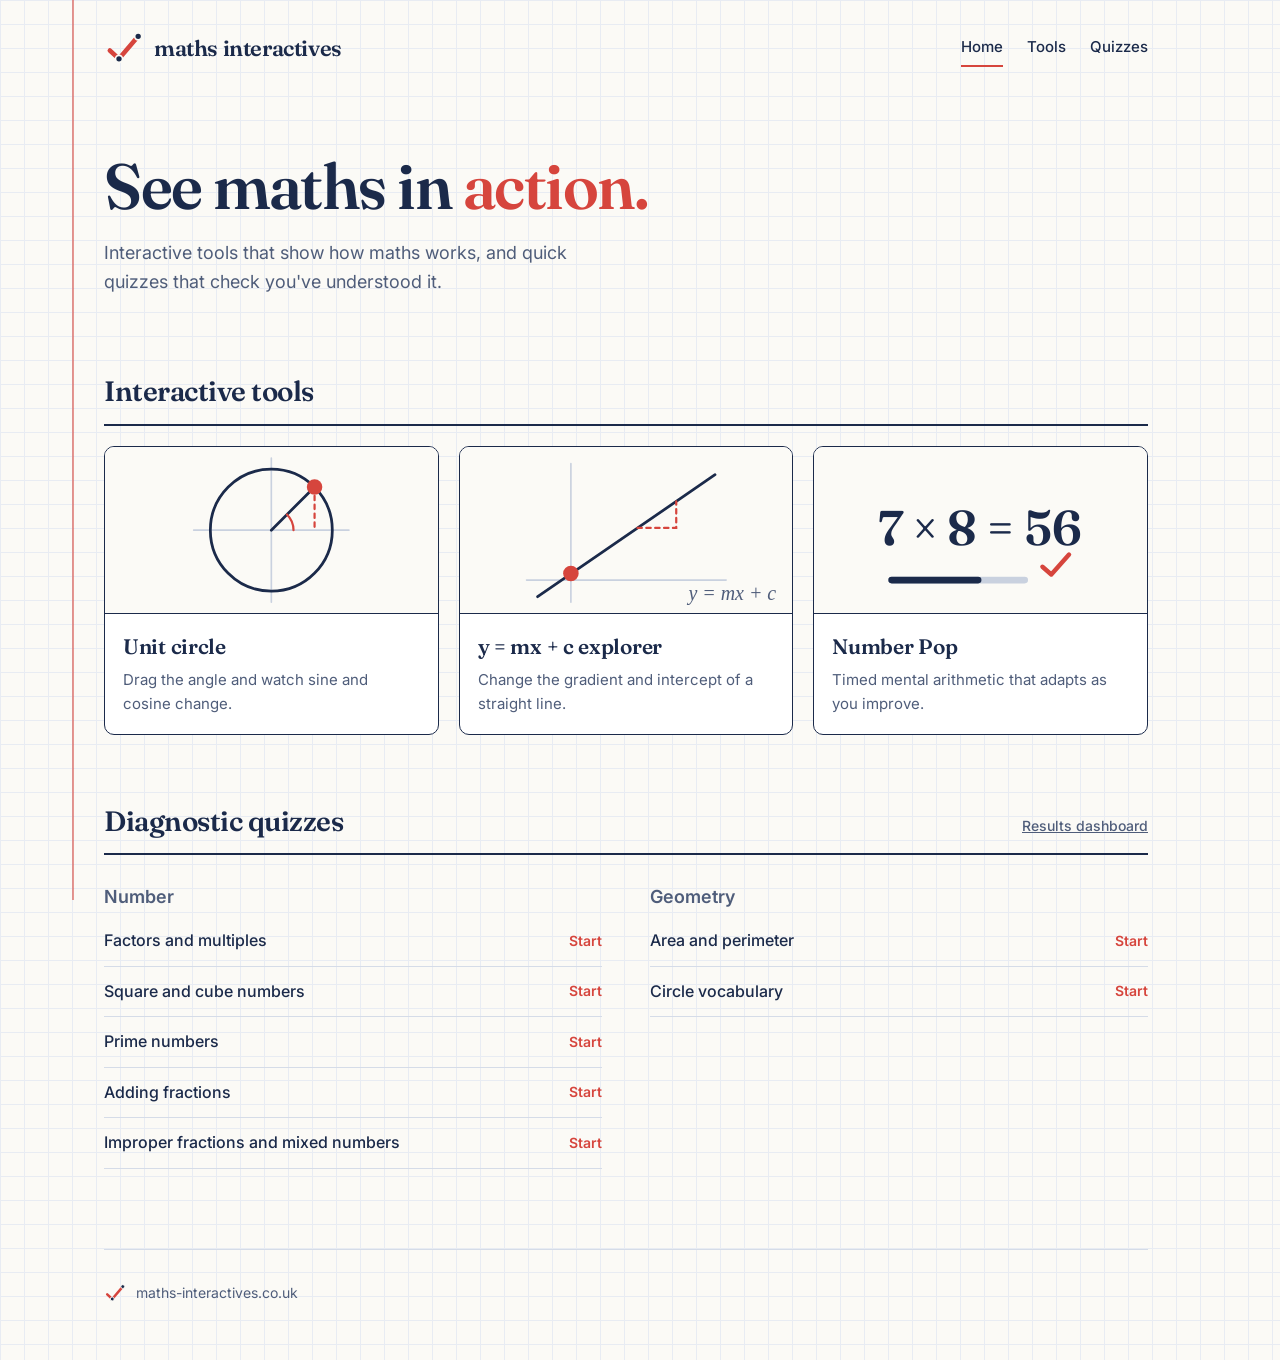
<file: index.html>
<!doctype html>
<html lang="en">
<head>
  <meta charset="utf-8">
  <meta name="viewport" content="width=device-width, initial-scale=1">
  <meta name="theme-color" content="#FBFAF6">
  <meta name="description" content="Interactive maths tools and diagnostic quizzes for learning and teaching maths.">
  <title>Maths Interactives</title>
  <link rel="icon" href="assets/favicon.svg" type="image/svg+xml">
  <link rel="stylesheet" href="assets/brand.css">
  <style>
    .intro{padding:56px 0 48px;max-width:640px}
    h1{font-family:var(--serif);font-weight:600;font-size:clamp(40px,6vw,64px);line-height:1.05;letter-spacing:-1.5px;margin:0 0 20px}
    h1 .tick{color:var(--red)}
    .intro p{font-size:18px;color:var(--ink-soft);margin:0;max-width:480px}
    section{padding:24px 0 40px}
    .topics{display:grid;grid-template-columns:repeat(2,minmax(0,1fr));gap:12px 48px}
    .topic h3{font-size:18px;margin:8px 0 4px;color:var(--ink-soft);font-weight:600}
    .topic ol{list-style:none;margin:0;padding:0}
    .topic a{display:flex;justify-content:space-between;align-items:center;gap:16px;padding:12px 0;border-bottom:1px solid var(--rule);text-decoration:none;font-weight:500}
    .topic a::after{content:"Start";flex-shrink:0;font-size:14px;color:var(--red);font-weight:600}
    .topic a:hover{color:var(--red)}
    @media (max-width:860px){.topics{grid-template-columns:1fr}}
    @media (max-width:600px){.intro{padding:32px 0 28px}.intro p{font-size:16px}}
  </style>
</head>
<body>
<a class="skip" href="#main">Skip to content</a>
<div class="page">
  <header class="site-header">
    <a class="brand" href="./"><img src="assets/logo-mark.svg" alt=""><span>maths interactives</span></a>
    <nav class="site-nav" aria-label="Main"><a href="./" aria-current="page">Home</a><a href="interactives/">Tools</a><a href="diagnostic-quizzes/">Quizzes</a></nav>
  </header>

  <main id="main">
    <div class="intro">
      <h1>See maths in <span class="tick">action.</span></h1>
      <p>Interactive tools that show how maths works, and quick quizzes that check you've understood it.</p>
    </div>

    <section id="tools" aria-labelledby="tools-title">
      <div class="section-head"><h2 id="tools-title">Interactive tools</h2></div>
      <div class="tools">
        <a class="tool" href="interactives/unit_circle_interactive_v2.html">
          <svg viewBox="0 0 300 150" aria-hidden="true"><g fill="none" stroke-linecap="round"><path d="M80 75h140M150 10v130" stroke="#C9D1DF" stroke-width="1.5"/><circle cx="150" cy="75" r="55" stroke="#1B2A4A" stroke-width="2.5"/><path d="M150 75l39-39" stroke="#1B2A4A" stroke-width="2.5"/><path d="M189 36v39" stroke="#D6453D" stroke-width="2" stroke-dasharray="4 4"/><path d="M170 75a20 20 0 0 0-5.9-14.1" stroke="#D6453D" stroke-width="2"/></g><circle cx="189" cy="36" r="7" fill="#D6453D"/></svg>
          <div><h3>Unit circle</h3><p>Drag the angle and watch sine and cosine change.</p></div>
        </a>
        <a class="tool" href="interactives/linear_graph_explorer.html">
          <svg viewBox="0 0 300 150" aria-hidden="true"><g fill="none" stroke-linecap="round"><path d="M60 120h180M100 15v125" stroke="#C9D1DF" stroke-width="1.5"/><path d="M70 135L230 25" stroke="#1B2A4A" stroke-width="2.5"/><path d="M160 73h35v-24" stroke="#D6453D" stroke-width="2" stroke-dasharray="4 4"/></g><circle cx="100" cy="114" r="7" fill="#D6453D"/><text x="206" y="138" font-family="Georgia,serif" font-style="italic" font-size="18" fill="#4F5D7A">y = mx + c</text></svg>
          <div><h3>y = mx + c explorer</h3><p>Change the gradient and intercept of a straight line.</p></div>
        </a>
        <a class="tool" href="interactives/number-pop.html">
          <svg viewBox="0 0 300 150" aria-hidden="true"><text x="150" y="88" text-anchor="middle" font-family="Fraunces,Georgia,serif" font-weight="600" font-size="44" fill="#1B2A4A">7 × 8 = 56</text><path d="M206 108l8 7 16-18" fill="none" stroke="#D6453D" stroke-width="4" stroke-linecap="round" stroke-linejoin="round"/><path d="M70 120h120" stroke="#C9D1DF" stroke-width="6" stroke-linecap="round"/><path d="M70 120h78" stroke="#1B2A4A" stroke-width="6" stroke-linecap="round"/></svg>
          <div><h3>Number Pop</h3><p>Timed mental arithmetic that adapts as you improve.</p></div>
        </a>
      </div>
    </section>

    <section id="quizzes" aria-labelledby="quizzes-title">
      <div class="section-head"><h2 id="quizzes-title">Diagnostic quizzes</h2><a href="diagnostic-quizzes/results.html">Results dashboard</a></div>
      <div class="topics">
        <div class="topic">
          <h3>Number</h3>
          <ol>
            <li><a href="diagnostic-quizzes/?quiz=factors-and-multiples">Factors and multiples</a></li>
            <li><a href="diagnostic-quizzes/?quiz=square-and-cube-numbers">Square and cube numbers</a></li>
            <li><a href="diagnostic-quizzes/?quiz=prime-numbers">Prime numbers</a></li>
            <li><a href="diagnostic-quizzes/?quiz=adding-fractions">Adding fractions</a></li>
            <li><a href="diagnostic-quizzes/?quiz=add-subtract-improper-fractions-mixed-numbers">Improper fractions and mixed numbers</a></li>
          </ol>
        </div>
        <div class="topic">
          <h3>Geometry</h3>
          <ol>
            <li><a href="diagnostic-quizzes/?quiz=area-and-perimeter">Area and perimeter</a></li>
            <li><a href="diagnostic-quizzes/?quiz=circle-vocabulary">Circle vocabulary</a></li>
          </ol>
        </div>
      </div>
    </section>
  </main>

  <footer class="site-footer"><img src="assets/logo-mark.svg" alt="">maths-interactives.co.uk</footer>
</div>
</body>
</html>
</file>
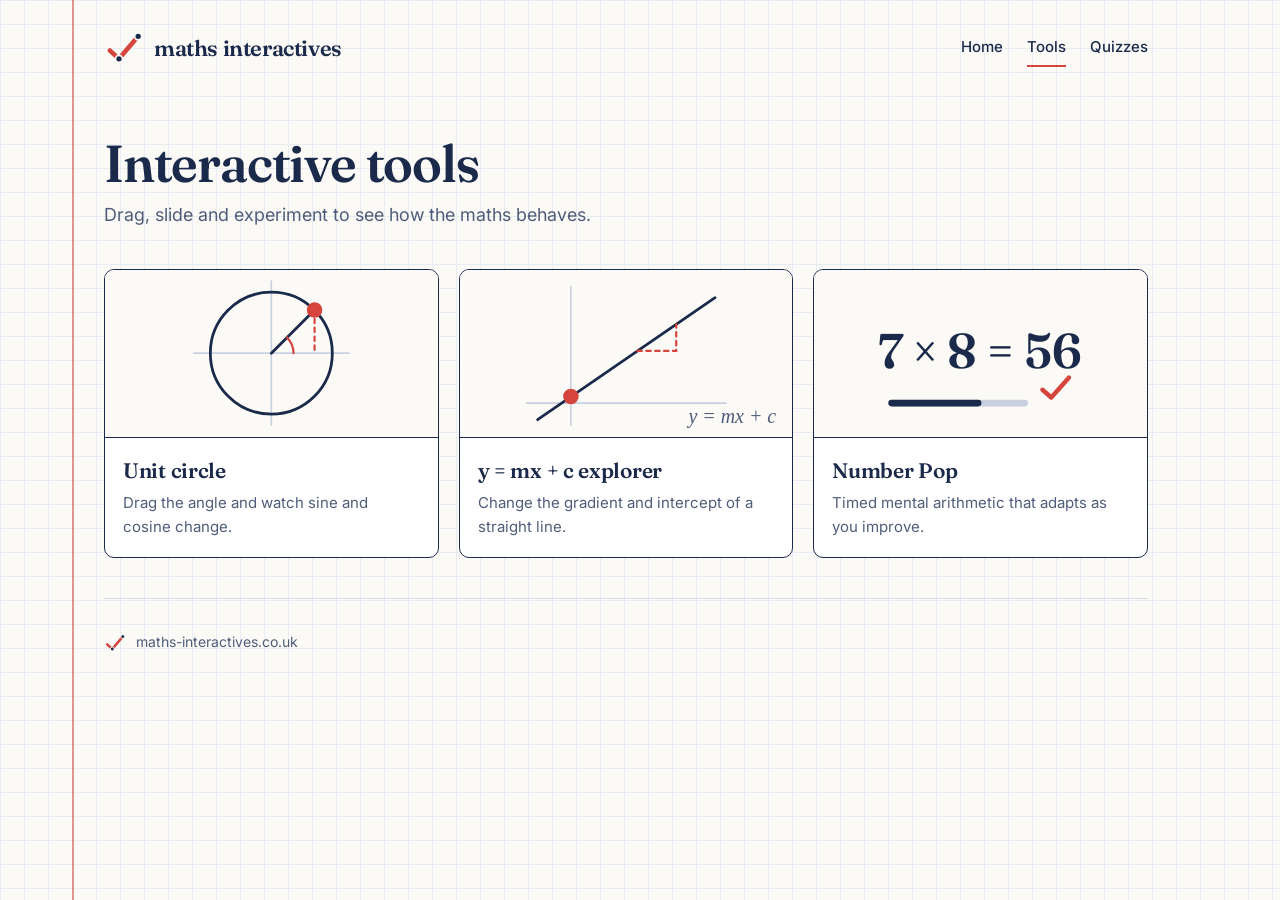
<file: interactives/index.html>
<!doctype html>
<html lang="en">
<head>
  <meta charset="utf-8">
  <meta name="viewport" content="width=device-width, initial-scale=1">
  <meta name="theme-color" content="#FBFAF6">
  <meta name="description" content="Interactive maths tools: explore the unit circle, adjust a straight-line graph, or practise mental arithmetic with Number Pop.">
  <title>Interactive tools · Maths Interactives</title>
  <link rel="icon" href="../assets/favicon.svg" type="image/svg+xml">
  <link rel="stylesheet" href="../assets/brand.css">
  <style>.intro{padding:40px 0 12px}</style>
</head>
<body>
<a class="skip" href="#main">Skip to content</a>
<div class="page">
  <header class="site-header">
    <a class="brand" href="../"><img src="../assets/logo-mark.svg" alt=""><span>maths interactives</span></a>
    <nav class="site-nav" aria-label="Main"><a href="../">Home</a><a href="./" aria-current="page">Tools</a><a href="../diagnostic-quizzes/">Quizzes</a></nav>
  </header>
  <main id="main">
    <div class="intro">
      <h1 class="page-title">Interactive tools</h1>
      <p class="page-lede">Drag, slide and experiment to see how the maths behaves.</p>
    </div>
    <div class="tools">
        <a class="tool" href="unit_circle_interactive_v2.html">
          <svg viewBox="0 0 300 150" aria-hidden="true"><g fill="none" stroke-linecap="round"><path d="M80 75h140M150 10v130" stroke="#C9D1DF" stroke-width="1.5"/><circle cx="150" cy="75" r="55" stroke="#1B2A4A" stroke-width="2.5"/><path d="M150 75l39-39" stroke="#1B2A4A" stroke-width="2.5"/><path d="M189 36v39" stroke="#D6453D" stroke-width="2" stroke-dasharray="4 4"/><path d="M170 75a20 20 0 0 0-5.9-14.1" stroke="#D6453D" stroke-width="2"/></g><circle cx="189" cy="36" r="7" fill="#D6453D"/></svg>
          <div><h3>Unit circle</h3><p>Drag the angle and watch sine and cosine change.</p></div>
        </a>
        <a class="tool" href="linear_graph_explorer.html">
          <svg viewBox="0 0 300 150" aria-hidden="true"><g fill="none" stroke-linecap="round"><path d="M60 120h180M100 15v125" stroke="#C9D1DF" stroke-width="1.5"/><path d="M70 135L230 25" stroke="#1B2A4A" stroke-width="2.5"/><path d="M160 73h35v-24" stroke="#D6453D" stroke-width="2" stroke-dasharray="4 4"/></g><circle cx="100" cy="114" r="7" fill="#D6453D"/><text x="206" y="138" font-family="Georgia,serif" font-style="italic" font-size="18" fill="#4F5D7A">y = mx + c</text></svg>
          <div><h3>y = mx + c explorer</h3><p>Change the gradient and intercept of a straight line.</p></div>
        </a>
        <a class="tool" href="number-pop.html">
          <svg viewBox="0 0 300 150" aria-hidden="true"><text x="150" y="88" text-anchor="middle" font-family="Fraunces,Georgia,serif" font-weight="600" font-size="44" fill="#1B2A4A">7 × 8 = 56</text><path d="M206 108l8 7 16-18" fill="none" stroke="#D6453D" stroke-width="4" stroke-linecap="round" stroke-linejoin="round"/><path d="M70 120h120" stroke="#C9D1DF" stroke-width="6" stroke-linecap="round"/><path d="M70 120h78" stroke="#1B2A4A" stroke-width="6" stroke-linecap="round"/></svg>
          <div><h3>Number Pop</h3><p>Timed mental arithmetic that adapts as you improve.</p></div>
        </a>
      </div>
  </main>
  <footer class="site-footer"><img src="../assets/logo-mark.svg" alt="">maths-interactives.co.uk</footer>
</div>
</body>
</html>
</file>
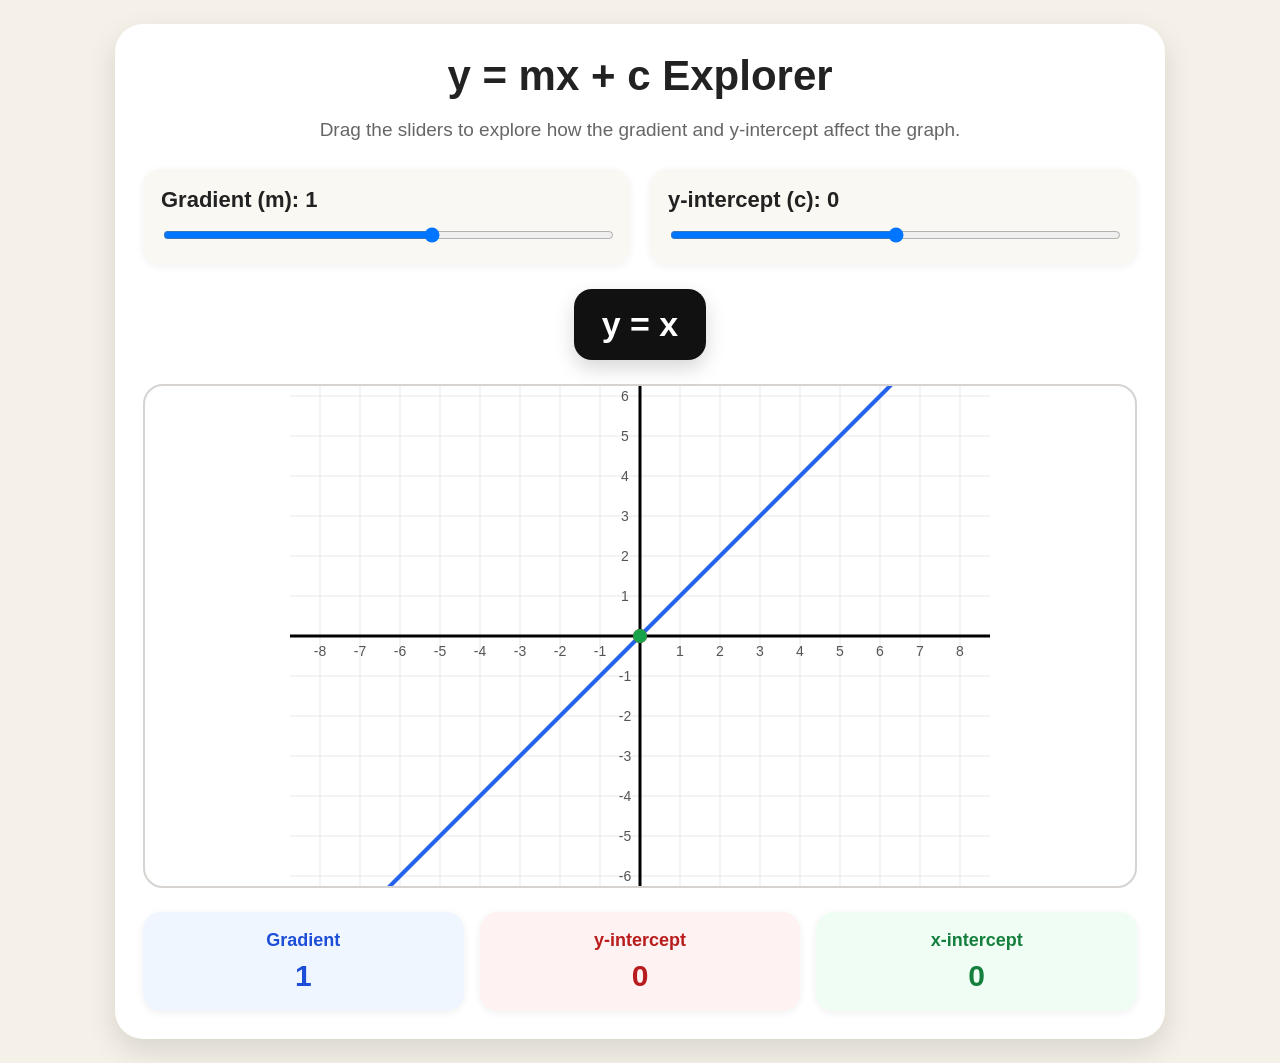
<file: linear_graph_explorer.html>
<!DOCTYPE html>
<html lang="en">
<head>
  <meta charset="UTF-8" />
  <meta name="viewport" content="width=device-width, initial-scale=1.0" />
  <title>y = mx + c Explorer</title>
  <style>
    * { box-sizing: border-box; }
    body { margin: 0; font-family: Arial, sans-serif; background: #f5f1e8; color: #222; padding: 24px; }
    .container { max-width: 1050px; margin: 0 auto; background: white; border-radius: 28px; padding: 28px; box-shadow: 0 12px 30px rgba(0,0,0,0.12); }
    h1 { text-align: center; font-size: 42px; margin: 0 0 8px; }
    .subtitle { text-align: center; color: #666; font-size: 19px; margin-bottom: 28px; }
    .controls { display: grid; grid-template-columns: repeat(2, minmax(0, 1fr)); gap: 20px; margin-bottom: 24px; }
    .control-card { background: #faf8f3; border-radius: 18px; padding: 18px; box-shadow: 0 2px 8px rgba(0,0,0,0.06); }
    label { display: block; font-weight: bold; font-size: 22px; margin-bottom: 12px; }
    input[type="range"] { width: 100%; }
    .equation-wrap { text-align: center; margin-bottom: 24px; }
    .equation { display: inline-block; background: #111; color: white; border-radius: 18px; padding: 16px 28px; font-size: 34px; font-weight: bold; box-shadow: 0 8px 20px rgba(0,0,0,0.16); }
    .graph-wrap { overflow-x: auto; border: 2px solid #d6d3d1; border-radius: 20px; background: white; }
    svg { display: block; margin: 0 auto; }
    .summary { display: grid; grid-template-columns: repeat(3, minmax(0, 1fr)); gap: 16px; margin-top: 24px; font-size: 18px; }
    .summary-card { border-radius: 18px; padding: 18px; text-align: center; box-shadow: 0 2px 8px rgba(0,0,0,0.06); }
    .summary-title { font-weight: bold; margin-bottom: 8px; }
    .summary-value { font-size: 30px; font-weight: bold; }
    .blue { background: #eff6ff; color: #1d4ed8; }
    .red { background: #fef2f2; color: #b91c1c; }
    .green { background: #f0fdf4; color: #15803d; }
    @media (max-width: 750px) { .controls, .summary { grid-template-columns: 1fr; } h1 { font-size: 32px; } .equation { font-size: 26px; } }
  </style>
</head>
<body>
  <main class="container">
    <h1>y = mx + c Explorer</h1>
    <p class="subtitle">Drag the sliders to explore how the gradient and y-intercept affect the graph.</p>
    <section class="controls">
      <div class="control-card">
        <label for="gradient">Gradient (m): <span id="mValue">1</span></label>
        <input id="gradient" type="range" min="-5" max="5" step="0.1" value="1" />
      </div>
      <div class="control-card">
        <label for="intercept">y-intercept (c): <span id="cValue">0</span></label>
        <input id="intercept" type="range" min="-10" max="10" step="0.1" value="0" />
      </div>
    </section>
    <div class="equation-wrap"><div class="equation" id="equation">y = x</div></div>
    <section class="graph-wrap"><svg id="graph" width="700" height="500" aria-label="Coordinate graph showing y equals mx plus c"></svg></section>
    <section class="summary">
      <div class="summary-card blue"><div class="summary-title">Gradient</div><div class="summary-value" id="gradientSummary">1</div></div>
      <div class="summary-card red"><div class="summary-title">y-intercept</div><div class="summary-value" id="interceptSummary">0</div></div>
      <div class="summary-card green"><div class="summary-title">x-intercept</div><div class="summary-value" id="xInterceptSummary">0</div></div>
    </section>
  </main>
  <script>
    const gradientInput = document.getElementById("gradient");
    const interceptInput = document.getElementById("intercept");
    const mValue = document.getElementById("mValue");
    const cValue = document.getElementById("cValue");
    const equation = document.getElementById("equation");
    const graph = document.getElementById("graph");
    const gradientSummary = document.getElementById("gradientSummary");
    const interceptSummary = document.getElementById("interceptSummary");
    const xInterceptSummary = document.getElementById("xInterceptSummary");
    const width = 700, height = 500, scale = 40, originX = width / 2, originY = height / 2;
    function formatNumber(num, decimals = 1) {
      const rounded = Number(num.toFixed(decimals));
      return Number.isInteger(rounded) ? String(rounded) : String(rounded);
    }
    function xToSvg(x) { return originX + x * scale; }
    function yToSvg(y) { return originY - y * scale; }
    function createSvgElement(type, attributes) {
      const element = document.createElementNS("http://www.w3.org/2000/svg", type);
      Object.entries(attributes).forEach(([key, value]) => element.setAttribute(key, value));
      return element;
    }
    function updateGraph() {
      const m = Number(gradientInput.value);
      const c = Number(interceptInput.value);
      mValue.textContent = formatNumber(m);
      cValue.textContent = formatNumber(c);
      gradientSummary.textContent = formatNumber(m);
      interceptSummary.textContent = formatNumber(c);
      const sign = c >= 0 ? "+" : "−";
      const absC = formatNumber(Math.abs(c));
      if (m === 1 && c === 0) equation.textContent = "y = x";
      else if (m === -1 && c === 0) equation.textContent = "y = −x";
      else if (c === 0) equation.textContent = `y = ${formatNumber(m)}x`;
      else if (m === 1) equation.textContent = `y = x ${sign} ${absC}`;
      else if (m === -1) equation.textContent = `y = −x ${sign} ${absC}`;
      else equation.textContent = `y = ${formatNumber(m)}x ${sign} ${absC}`;
      graph.innerHTML = "";
      for (let n = -10; n <= 10; n++) {
        graph.appendChild(createSvgElement("line", {x1:xToSvg(n), y1:0, x2:xToSvg(n), y2:height, stroke:"#e5e7eb", "stroke-width":1}));
        graph.appendChild(createSvgElement("line", {x1:0, y1:yToSvg(n), x2:width, y2:yToSvg(n), stroke:"#e5e7eb", "stroke-width":1}));
      }
      graph.appendChild(createSvgElement("line", {x1:0, y1:originY, x2:width, y2:originY, stroke:"black", "stroke-width":3}));
      graph.appendChild(createSvgElement("line", {x1:originX, y1:0, x2:originX, y2:height, stroke:"black", "stroke-width":3}));
      for (let n = -10; n <= 10; n++) {
        if (n !== 0) {
          const xLabel = createSvgElement("text", {x:xToSvg(n), y:originY+20, "text-anchor":"middle", "font-size":14, fill:"#555"});
          xLabel.textContent = n; graph.appendChild(xLabel);
          const yLabel = createSvgElement("text", {x:originX-15, y:yToSvg(n)+5, "text-anchor":"middle", "font-size":14, fill:"#555"});
          yLabel.textContent = n; graph.appendChild(yLabel);
        }
      }
      const points = [];
      for (let x = -10; x <= 10; x += 0.1) points.push(`${xToSvg(x)},${yToSvg(m*x+c)}`);
      graph.appendChild(createSvgElement("polyline", {fill:"none", stroke:"#2563eb", "stroke-width":4, points:points.join(" ")}));
      graph.appendChild(createSvgElement("circle", {cx:xToSvg(0), cy:yToSvg(c), r:7, fill:"#dc2626"}));
      if (m !== 0) {
        const xIntercept = -c / m;
        xInterceptSummary.textContent = formatNumber(xIntercept, 2);
        if (xIntercept >= -10 && xIntercept <= 10) graph.appendChild(createSvgElement("circle", {cx:xToSvg(xIntercept), cy:yToSvg(0), r:7, fill:"#16a34a"}));
      } else {
        xInterceptSummary.textContent = c === 0 ? "all values" : "undefined";
      }
    }
    gradientInput.addEventListener("input", updateGraph);
    interceptInput.addEventListener("input", updateGraph);
    updateGraph();
  </script>
</body>
</html>
</file>
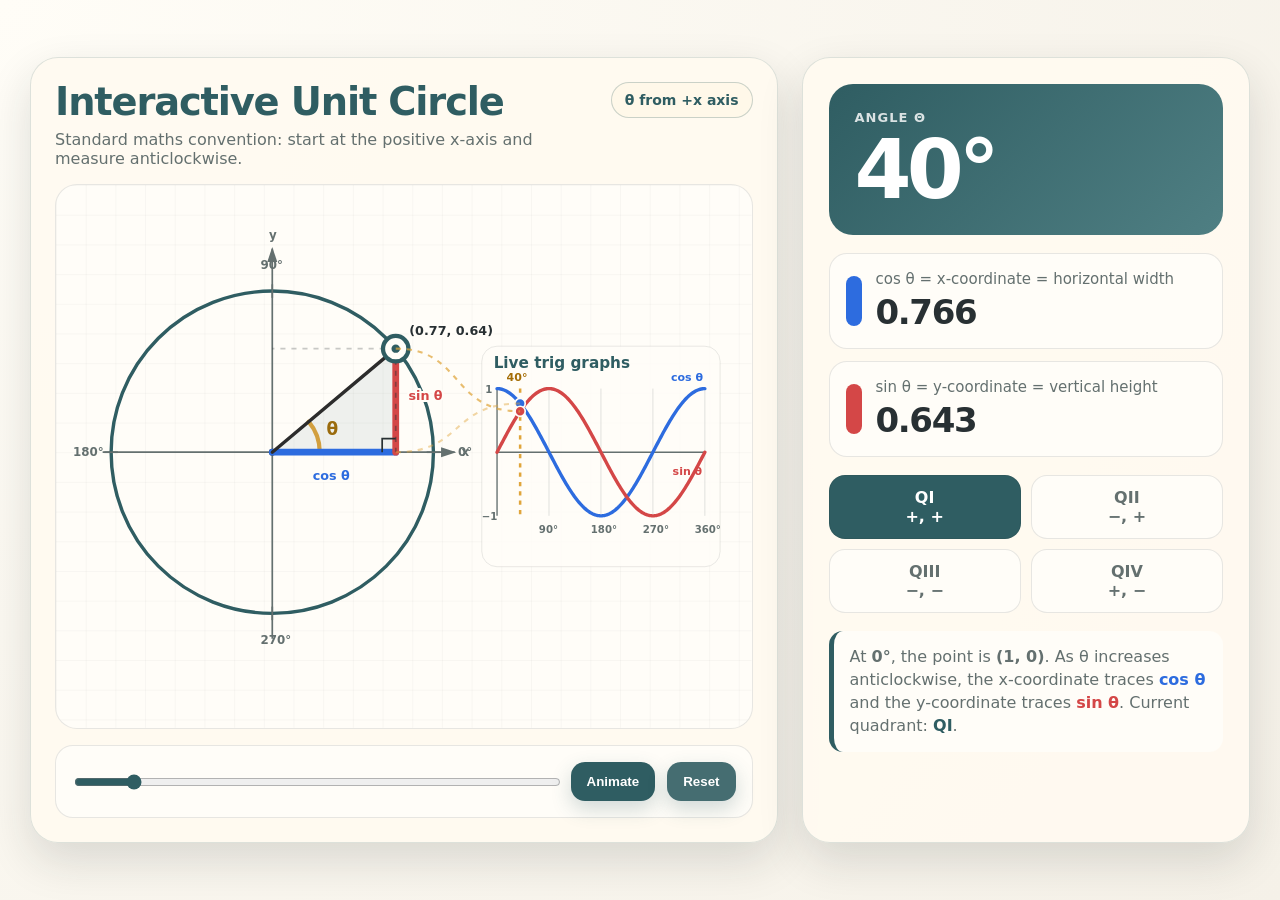
<file: unit_circle_interactive_v2.html>
<!DOCTYPE html>
<html lang="en">
<head>
  <meta charset="UTF-8" />
  <meta name="viewport" content="width=device-width, initial-scale=1.0" />
  <title>Interactive Unit Circle: Sine and Cosine</title>
  <style>
    :root {
      --bg: #f5f1e8;
      --panel: #fffaf0;
      --ink: #283033;
      --muted: #64706f;
      --accent: #2f5d62;
      --cos: #2d6cdf;
      --sin: #d44747;
      --angle: #e0a53b;
      --radius: #2c2c2c;
      --grid: rgba(40, 48, 51, 0.11);
      --shadow: 0 18px 45px rgba(30, 35, 36, 0.14);
    }

    * { box-sizing: border-box; }

    body {
      margin: 0;
      font-family: Inter, ui-sans-serif, system-ui, -apple-system, BlinkMacSystemFont, "Segoe UI", sans-serif;
      background: radial-gradient(circle at top left, #fffdf7, var(--bg));
      color: var(--ink);
      min-height: 100vh;
      display: flex;
      justify-content: center;
      align-items: center;
      padding: 28px;
    }

    .app {
      width: min(1220px, 100%);
      display: grid;
      grid-template-columns: 1.25fr 0.75fr;
      gap: 24px;
      align-items: stretch;
    }

    .card {
      background: rgba(255, 250, 240, 0.92);
      border: 1px solid rgba(47, 93, 98, 0.16);
      border-radius: 28px;
      box-shadow: var(--shadow);
      overflow: hidden;
    }

    .visual-card {
      padding: 24px;
      display: flex;
      flex-direction: column;
      gap: 16px;
    }

    header {
      display: flex;
      justify-content: space-between;
      gap: 18px;
      align-items: flex-start;
    }

    h1 {
      margin: 0;
      font-size: clamp(26px, 3vw, 42px);
      line-height: 1.05;
      color: var(--accent);
      letter-spacing: -0.03em;
    }

    .subtitle {
      margin: 8px 0 0;
      color: var(--muted);
      font-size: 16px;
    }

    .badge {
      flex: 0 0 auto;
      border: 1px solid rgba(47, 93, 98, 0.25);
      color: var(--accent);
      border-radius: 999px;
      padding: 9px 13px;
      font-weight: 800;
      font-size: 14px;
      background: #fff8e9;
    }

    .canvas-wrap {
      width: 100%;
      aspect-ratio: 1.28 / 1;
      min-height: 460px;
      background: #fffdf8;
      border-radius: 22px;
      border: 1px solid rgba(40, 48, 51, 0.11);
      position: relative;
      overflow: hidden;
    }

    svg {
      width: 100%;
      height: 100%;
      display: block;
      touch-action: none;
      user-select: none;
    }

    .controls {
      display: grid;
      grid-template-columns: 1fr auto auto;
      gap: 12px;
      align-items: center;
      background: #fffdf8;
      border: 1px solid rgba(40, 48, 51, 0.11);
      border-radius: 18px;
      padding: 16px;
    }

    input[type="range"] {
      width: 100%;
      accent-color: var(--accent);
      cursor: pointer;
    }

    button {
      border: none;
      background: var(--accent);
      color: white;
      font-weight: 800;
      border-radius: 14px;
      padding: 12px 16px;
      cursor: pointer;
      box-shadow: 0 8px 20px rgba(47, 93, 98, 0.22);
    }

    button.secondary { background: #456d71; }
    button:hover { filter: brightness(1.05); }

    .side-card {
      padding: 26px;
      display: flex;
      flex-direction: column;
      gap: 18px;
    }

    .angle-box {
      background: linear-gradient(135deg, #2f5d62, #4f7f83);
      color: white;
      border-radius: 24px;
      padding: 26px;
    }

    .angle-label {
      opacity: 0.82;
      font-weight: 800;
      text-transform: uppercase;
      letter-spacing: 0.08em;
      font-size: 13px;
    }

    .angle-value {
      font-size: clamp(52px, 8vw, 82px);
      line-height: 0.95;
      font-weight: 900;
      letter-spacing: -0.06em;
      margin-top: 6px;
    }

    .values { display: grid; gap: 12px; }

    .value-row {
      display: grid;
      grid-template-columns: auto 1fr;
      gap: 14px;
      align-items: center;
      background: #fffdf8;
      border: 1px solid rgba(40, 48, 51, 0.11);
      border-radius: 18px;
      padding: 16px;
    }

    .swatch { width: 16px; height: 50px; border-radius: 999px; }
    .swatch.cos { background: var(--cos); }
    .swatch.sin { background: var(--sin); }

    .formula { color: var(--muted); font-size: 15px; margin-bottom: 4px; }
    .number { font-size: 34px; font-weight: 900; letter-spacing: -0.04em; font-variant-numeric: tabular-nums; }

    .teaching-note {
      border-left: 5px solid var(--accent);
      padding: 14px 16px;
      background: #fffdf8;
      border-radius: 14px;
      color: var(--muted);
      line-height: 1.45;
    }

    .quadrant { font-weight: 900; color: var(--accent); }

    .mini-grid { display: grid; grid-template-columns: repeat(2, 1fr); gap: 10px; }

    .mini {
      background: #fffdf8;
      border: 1px solid rgba(40, 48, 51, 0.11);
      border-radius: 16px;
      padding: 12px;
      font-weight: 800;
      color: var(--muted);
      text-align: center;
    }

    .mini.active { color: white; background: var(--accent); }

    .label-text {
      font-weight: 850;
      font-size: 15px;
      paint-order: stroke;
      stroke: #fffdf8;
      stroke-width: 5px;
      stroke-linecap: round;
      stroke-linejoin: round;
    }

    .axis-label { fill: var(--muted); font-size: 14px; font-weight: 750; }
    .graph-label { font-size: 13px; font-weight: 850; }
    .hint { font-size: 12px; fill: var(--muted); font-weight: 700; }

    @media (max-width: 930px) {
      body { padding: 14px; align-items: start; }
      .app { grid-template-columns: 1fr; }
      .canvas-wrap { min-height: 380px; }
      .controls { grid-template-columns: 1fr; }
    }
  </style>
</head>
<body>
  <main class="app">
    <section class="card visual-card">
      <header>
        <div>
          <h1>Interactive Unit Circle</h1>
          <p class="subtitle">Standard maths convention: start at the positive x-axis and measure anticlockwise.</p>
        </div>
        <div class="badge">θ from +x axis</div>
      </header>

      <div class="canvas-wrap">
        <svg id="svg" viewBox="0 0 820 640" aria-label="Interactive unit circle and sine cosine graphs">
          <defs>
            <marker id="arrow" markerWidth="10" markerHeight="10" refX="8" refY="3" orient="auto" markerUnits="strokeWidth">
              <path d="M0,0 L0,6 L9,3 z" fill="#64706f"></path>
            </marker>
            <pattern id="smallGrid" width="35" height="35" patternUnits="userSpaceOnUse">
              <path d="M 35 0 L 0 0 0 35" fill="none" stroke="rgba(40,48,51,0.08)" stroke-width="1"/>
            </pattern>
          </defs>
          <rect width="820" height="640" fill="url(#smallGrid)"></rect>
          <g id="diagram"></g>
        </svg>
      </div>

      <div class="controls">
        <input id="slider" type="range" min="0" max="360" step="1" value="40" aria-label="Angle in degrees" />
        <button id="animate">Animate</button>
        <button id="reset" class="secondary">Reset</button>
      </div>
    </section>

    <aside class="card side-card">
      <div class="angle-box">
        <div class="angle-label">Angle θ</div>
        <div class="angle-value"><span id="angleText">40</span>°</div>
      </div>

      <div class="values">
        <div class="value-row">
          <div class="swatch cos"></div>
          <div>
            <div class="formula">cos θ = x-coordinate = horizontal width</div>
            <div class="number" id="cosText">0.766</div>
          </div>
        </div>
        <div class="value-row">
          <div class="swatch sin"></div>
          <div>
            <div class="formula">sin θ = y-coordinate = vertical height</div>
            <div class="number" id="sinText">0.643</div>
          </div>
        </div>
      </div>

      <div class="mini-grid" aria-label="Quadrant indicators">
        <div class="mini" id="q1">QI<br>+, +</div>
        <div class="mini" id="q2">QII<br>−, +</div>
        <div class="mini" id="q3">QIII<br>−, −</div>
        <div class="mini" id="q4">QIV<br>+, −</div>
      </div>

      <div class="teaching-note">
        At <strong>0°</strong>, the point is <strong>(1, 0)</strong>. As θ increases anticlockwise, the x-coordinate traces <span style="color:var(--cos);font-weight:900">cos θ</span> and the y-coordinate traces <span style="color:var(--sin);font-weight:900">sin θ</span>. Current quadrant: <span class="quadrant" id="quadrantText">QI</span>.
      </div>
    </aside>
  </main>

  <script>
    const svg = document.getElementById('svg');
    const diagram = document.getElementById('diagram');
    const slider = document.getElementById('slider');
    const reset = document.getElementById('reset');
    const animateBtn = document.getElementById('animate');
    const angleText = document.getElementById('angleText');
    const cosText = document.getElementById('cosText');
    const sinText = document.getElementById('sinText');
    const quadrantText = document.getElementById('quadrantText');
    const qs = [q1, q2, q3, q4];

    const cx = 255;
    const cy = 315;
    const r = 190;
    const graphX = 520;
    const graphY = 315;
    const graphW = 245;
    const graphH = 150;
    let angle = 40;
    let dragging = false;
    let animating = false;
    let raf = null;

    function el(name, attrs = {}, parent = diagram) {
      const node = document.createElementNS('http://www.w3.org/2000/svg', name);
      for (const [k, v] of Object.entries(attrs)) node.setAttribute(k, v);
      parent.appendChild(node);
      return node;
    }

    function arcPath(cx, cy, radius, startDeg, endDeg) {
      const start = pointOnCircle(startDeg, radius);
      const end = pointOnCircle(endDeg, radius);
      const largeArcFlag = Math.abs(endDeg - startDeg) > 180 ? '1' : '0';
      return `M ${start.x} ${start.y} A ${radius} ${radius} 0 ${largeArcFlag} 0 ${end.x} ${end.y}`;
    }

    function pointOnCircle(deg, radius = r) {
      const rad = deg * Math.PI / 180;
      return { x: cx + radius * Math.cos(rad), y: cy - radius * Math.sin(rad) };
    }

    function screenPoint(evt) {
      const pt = svg.createSVGPoint();
      const e = evt.touches ? evt.touches[0] : evt;
      pt.x = e.clientX;
      pt.y = e.clientY;
      return pt.matrixTransform(svg.getScreenCTM().inverse());
    }

    function angleFromPointer(evt) {
      const p = screenPoint(evt);
      const dx = p.x - cx;
      const dy = cy - p.y;
      let deg = Math.atan2(dy, dx) * 180 / Math.PI;
      if (deg < 0) deg += 360;
      return Math.round(deg);
    }

    function quadrant(deg) {
      const d = ((deg % 360) + 360) % 360;
      if (d === 0 || d === 90 || d === 180 || d === 270) return 'Axis';
      if (d > 0 && d < 90) return 'QI';
      if (d > 90 && d < 180) return 'QII';
      if (d > 180 && d < 270) return 'QIII';
      return 'QIV';
    }

    function graphPoint(deg, value) {
      return {
        x: graphX + graphW * (deg / 360),
        y: graphY - value * (graphH / 2)
      };
    }

    function graphPath(fn) {
      let d = '';
      for (let deg = 0; deg <= 360; deg += 2) {
        const p = graphPoint(deg, fn(deg * Math.PI / 180));
        d += deg === 0 ? `M ${p.x} ${p.y}` : ` L ${p.x} ${p.y}`;
      }
      return d;
    }

    function update() {
      const rad = angle * Math.PI / 180;
      const cos = Math.cos(rad);
      const sin = Math.sin(rad);
      const x = cx + r * cos;
      const y = cy - r * sin;
      const footX = x;
      const footY = cy;
      const q = quadrant(angle);

      diagram.innerHTML = '';

      // Circle axes
      el('line', { x1: 55, y1: cy, x2: 470, y2: cy, stroke: '#64706f', 'stroke-width': 2, 'marker-end': 'url(#arrow)' });
      el('line', { x1: cx, y1: 535, x2: cx, y2: 75, stroke: '#64706f', 'stroke-width': 2, 'marker-end': 'url(#arrow)' });
      el('text', { x: 478, y: cy + 5, class: 'axis-label' }).textContent = 'x';
      el('text', { x: cx - 4, y: 64, class: 'axis-label' }).textContent = 'y';

      // Unit circle
      el('circle', { cx, cy, r, fill: 'none', stroke: '#2f5d62', 'stroke-width': 4 });
      el('circle', { cx, cy, r: 4, fill: '#283033' });

      // Marks and labels
      const marks = [[0,'0°'],[90,'90°'],[180,'180°'],[270,'270°']];
      for (const [d, label] of marks) {
        const p1 = pointOnCircle(d, r - 8);
        const p2 = pointOnCircle(d, r + 8);
        const t = pointOnCircle(d, r + 31);
        el('line', { x1:p1.x, y1:p1.y, x2:p2.x, y2:p2.y, stroke:'#64706f', 'stroke-width':2 });
        el('text', { x:t.x - (d === 0 ? 2 : 14), y:t.y + 5, class:'axis-label' }).textContent = label;
      }

      // Angle arc: starts at +x axis and sweeps anticlockwise
      if (angle > 0) {
        el('path', { d: arcPath(cx, cy, 56, 0, Math.min(angle, 359.9)), fill: 'none', stroke: 'var(--angle)', 'stroke-width': 5, 'stroke-linecap': 'round' });
      }
      el('text', { x: cx + 64, y: cy - 20, fill: '#a46d05', 'font-weight': 900, 'font-size': 20 }).textContent = 'θ';

      // Triangle
      el('polygon', { points: `${cx},${cy} ${footX},${footY} ${x},${y}`, fill: 'rgba(47, 93, 98, 0.08)' });
      el('line', { x1: cx, y1: cy, x2: footX, y2: footY, stroke: 'var(--cos)', 'stroke-width': 8, 'stroke-linecap': 'round' });
      el('line', { x1: footX, y1: footY, x2: x, y2: y, stroke: 'var(--sin)', 'stroke-width': 8, 'stroke-linecap': 'round' });
      el('line', { x1: cx, y1: cy, x2: x, y2: y, stroke: 'var(--radius)', 'stroke-width': 4, 'stroke-linecap': 'round' });
      el('line', { x1: x, y1: y, x2: x, y2: cy, stroke: '#283033', 'stroke-width': 2, 'stroke-dasharray': '6 7', opacity: 0.45 });
      el('line', { x1: x, y1: y, x2: cx, y2: y, stroke: '#283033', 'stroke-width': 2, 'stroke-dasharray': '6 7', opacity: 0.25 });

      // Right angle marker
      const s = 16;
      const xDir = Math.sign(footX - cx) || 1;
      const yDir = Math.sign(y - cy) || -1;
      el('path', { d: `M ${footX - s*xDir},${footY} L ${footX - s*xDir},${footY + s*yDir} L ${footX},${footY + s*yDir}`, fill: 'none', stroke: '#283033', 'stroke-width': 2 });

      // Labels and point
      el('text', { x: (cx + footX) / 2 - 25, y: cy + (sin >= 0 ? 33 : -18), fill: 'var(--cos)', class: 'label-text' }).textContent = 'cos θ';
      el('text', { x: footX + (cos >= 0 ? 15 : -66), y: (footY + y) / 2, fill: 'var(--sin)', class: 'label-text' }).textContent = 'sin θ';
      el('text', { x: x + (cos >= 0 ? 16 : -125), y: y - 16, fill: '#283033', class: 'label-text' }).textContent = `(${cos.toFixed(2)}, ${sin.toFixed(2)})`;
      el('circle', { cx: x, cy: y, r: 15, fill: '#fffdf8', stroke: '#2f5d62', 'stroke-width': 5, style: 'cursor: grab' });
      el('circle', { cx: x, cy: y, r: 5, fill: '#2f5d62', style: 'pointer-events:none' });

      // Graph panel
      el('rect', { x: graphX - 18, y: graphY - graphH / 2 - 50, width: graphW + 36, height: graphH + 110, rx: 18, fill: 'rgba(255,253,248,0.86)', stroke: 'rgba(40,48,51,0.12)' });
      el('text', { x: graphX - 4, y: graphY - graphH / 2 - 24, fill: '#2f5d62', 'font-size': 18, 'font-weight': 900 }).textContent = 'Live trig graphs';
      el('line', { x1: graphX, y1: graphY, x2: graphX + graphW, y2: graphY, stroke: '#64706f', 'stroke-width': 1.6 });
      el('line', { x1: graphX, y1: graphY - graphH / 2, x2: graphX, y2: graphY + graphH / 2, stroke: '#64706f', 'stroke-width': 1.6 });
      for (const d of [90, 180, 270, 360]) {
        const gx = graphX + graphW * (d / 360);
        el('line', { x1: gx, y1: graphY - graphH / 2, x2: gx, y2: graphY + graphH / 2, stroke: '#64706f', 'stroke-width': 1, opacity: 0.22 });
        el('text', { x: gx - 12, y: graphY + graphH / 2 + 20, class: 'hint' }).textContent = `${d}°`;
      }
      el('text', { x: graphX - 14, y: graphY - graphH / 2 + 5, class: 'hint' }).textContent = '1';
      el('text', { x: graphX - 18, y: graphY + graphH / 2 + 5, class: 'hint' }).textContent = '−1';
      el('path', { d: graphPath(Math.cos), fill: 'none', stroke: 'var(--cos)', 'stroke-width': 4, 'stroke-linecap': 'round' });
      el('path', { d: graphPath(Math.sin), fill: 'none', stroke: 'var(--sin)', 'stroke-width': 4, 'stroke-linecap': 'round' });
      el('text', { x: graphX + graphW - 40, y: graphY - graphH / 2 - 9, fill: 'var(--cos)', class: 'graph-label' }).textContent = 'cos θ';
      el('text', { x: graphX + graphW - 38, y: graphY + 27, fill: 'var(--sin)', class: 'graph-label' }).textContent = 'sin θ';

      // Current angle marker on graphs
      const markerX = graphX + graphW * (angle / 360);
      const sinP = graphPoint(angle, sin);
      const cosP = graphPoint(angle, cos);
      el('line', { x1: markerX, y1: graphY - graphH/2, x2: markerX, y2: graphY + graphH/2, stroke: 'var(--angle)', 'stroke-width': 3, 'stroke-dasharray': '5 6' });
      el('circle', { cx: cosP.x, cy: cosP.y, r: 6, fill: 'var(--cos)', stroke: '#fffdf8', 'stroke-width': 2 });
      el('circle', { cx: sinP.x, cy: sinP.y, r: 6, fill: 'var(--sin)', stroke: '#fffdf8', 'stroke-width': 2 });
      el('text', { x: markerX - 16, y: graphY - graphH/2 - 9, fill: '#a46d05', 'font-size': 13, 'font-weight': 900 }).textContent = `${angle}°`;

      // Projection helpers from unit circle to graph points
      el('path', { d: `M ${x} ${y} C ${x + 80} ${y}, ${graphX - 55} ${sinP.y}, ${sinP.x} ${sinP.y}`, fill: 'none', stroke: 'var(--angle)', 'stroke-width': 2.5, 'stroke-dasharray': '6 7', opacity: 0.72 });
      el('path', { d: `M ${footX} ${footY} C ${footX + 80} ${footY}, ${graphX - 55} ${cosP.y}, ${cosP.x} ${cosP.y}`, fill: 'none', stroke: 'var(--angle)', 'stroke-width': 2.5, 'stroke-dasharray': '6 7', opacity: 0.45 });

      angleText.textContent = angle;
      cosText.textContent = cos.toFixed(3).replace('-0.000', '0.000');
      sinText.textContent = sin.toFixed(3).replace('-0.000', '0.000');
      quadrantText.textContent = q;

      qs.forEach(item => item.classList.remove('active'));
      if (q === 'QI') q1.classList.add('active');
      if (q === 'QII') q2.classList.add('active');
      if (q === 'QIII') q3.classList.add('active');
      if (q === 'QIV') q4.classList.add('active');
    }

    function setAngle(deg) {
      angle = ((Math.round(deg) % 361) + 361) % 361;
      if (angle === 361) angle = 0;
      slider.value = angle;
      update();
    }

    function animateLoop() {
      if (!animating) return;
      setAngle((angle + 1) % 361);
      raf = requestAnimationFrame(() => setTimeout(animateLoop, 20));
    }

    slider.addEventListener('input', e => setAngle(Number(e.target.value)));
    reset.addEventListener('click', () => { animating = false; animateBtn.textContent = 'Animate'; if (raf) cancelAnimationFrame(raf); setAngle(40); });
    animateBtn.addEventListener('click', () => {
      animating = !animating;
      animateBtn.textContent = animating ? 'Pause' : 'Animate';
      if (animating) animateLoop();
      else if (raf) cancelAnimationFrame(raf);
    });

    svg.addEventListener('pointerdown', evt => {
      dragging = true;
      animating = false;
      animateBtn.textContent = 'Animate';
      svg.setPointerCapture(evt.pointerId);
      setAngle(angleFromPointer(evt));
    });

    svg.addEventListener('pointermove', evt => {
      if (!dragging) return;
      setAngle(angleFromPointer(evt));
    });

    svg.addEventListener('pointerup', evt => {
      dragging = false;
      try { svg.releasePointerCapture(evt.pointerId); } catch(e) {}
    });

    svg.addEventListener('pointerleave', () => { dragging = false; });

    update();
  </script>
</body>
</html>
</file>
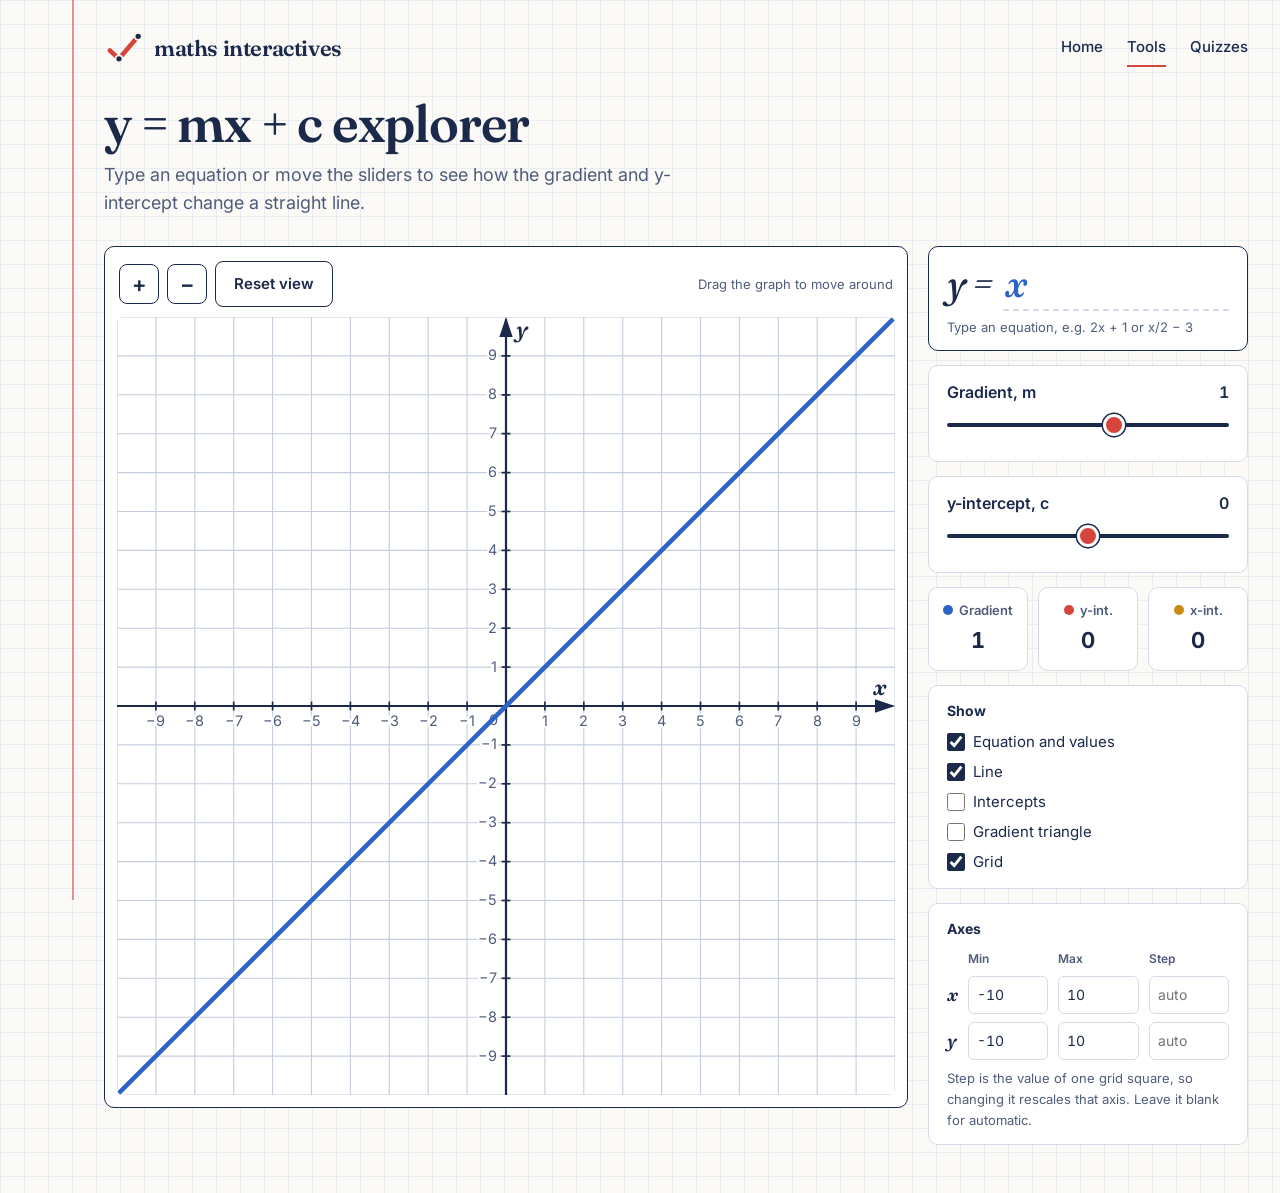
<file: interactives/linear_graph_explorer.html>
<!doctype html>
<html lang="en">
<head>
  <meta charset="utf-8">
  <meta name="viewport" content="width=device-width, initial-scale=1">
  <meta name="theme-color" content="#FBFAF6">
  <title>y = mx + c explorer · Maths Interactives</title>
  <link rel="icon" href="../assets/favicon.svg" type="image/svg+xml">
  <link rel="stylesheet" href="../assets/brand.css">
  <style>
    /* The graph takes all the width the fixed-size controls column leaves */
    .page-wide{max-width:1480px}
    .layout{display:grid;grid-template-columns:minmax(0,1fr) 320px;gap:20px;align-items:start}
    .graph-card{padding:12px;display:flex;flex-direction:column;gap:10px}
    .graph-tools{display:flex;align-items:center;gap:8px;flex-wrap:wrap;padding:2px 2px 0}
    .icon-btn{width:40px;min-height:40px;padding:0;font-size:22px;line-height:1}
    .graph-tools .btn{min-height:40px}
    .tool-hint{margin-left:auto;font-size:13px;color:var(--ink-soft)}
    /* Square graph: as wide as the card, but never taller than the screen */
    #graph{display:block;width:100%;max-width:calc(100vh - 110px);min-width:min(100%,320px);margin:0 auto;height:auto;border-radius:6px;background:#fff;cursor:grab;touch-action:none;user-select:none;-webkit-user-select:none}
    #graph.panning{cursor:grabbing}
    .side{display:flex;flex-direction:column;gap:14px;min-width:0}

    .equation-card{padding:14px 18px 12px}
    .equation-row{display:flex;align-items:baseline;gap:10px;font-family:var(--serif);font-style:italic;font-weight:500;font-size:38px;line-height:1.2;letter-spacing:-.5px}
    .equation-row input{flex:1;min-width:0;border:0;border-bottom:2px dashed var(--rule);background:transparent;font:inherit;letter-spacing:inherit;color:var(--blue);padding:0 2px 2px}
    .equation-row input:focus{outline:none;border-bottom-color:var(--ink)}
    .equation-row input:read-only{color:var(--ink-faint)}
    .equation-help{font-size:13px;color:var(--ink-soft);margin-top:6px;min-height:20px}
    .equation-help.error{color:var(--red-dark);font-weight:600}

    .control{padding:14px 18px}
    .control label{display:flex;justify-content:space-between;font-weight:600;margin-bottom:6px}
    .control span{font-variant-numeric:tabular-nums}
    .values{display:grid;grid-template-columns:repeat(3,minmax(0,1fr));gap:10px}
    .value{padding:12px 8px;text-align:center}
    .value .label{display:flex;align-items:center;justify-content:center;gap:6px}
    .value .dot{width:10px;height:10px;border-radius:50%;flex-shrink:0}
    .value strong{display:block;font-size:22px;font-variant-numeric:tabular-nums;margin-top:2px}

    .options{padding:14px 18px}
    .options h2{font-size:14px;font-weight:700;margin:0 0 8px}
    .toggles{display:grid;grid-template-columns:1fr;gap:6px}
    .toggles label{display:flex;align-items:center;gap:8px;font-size:15px;cursor:pointer}
    .toggles input{width:18px;height:18px;margin:0}
    .axes-grid{display:grid;grid-template-columns:auto 1fr 1fr 1fr;gap:8px 10px;align-items:center;font-size:14px}
    .axes-grid .head{font-size:12px;font-weight:600;color:var(--ink-soft)}
    .axes-grid .axis{font-family:var(--serif);font-style:italic;font-size:18px;font-weight:600}
    .axes-grid input{width:100%;min-width:0;min-height:38px;border:1.5px solid var(--rule);border-radius:6px;padding:4px 8px;font-variant-numeric:tabular-nums;background:var(--card)}
    .axes-grid input:focus{border-color:var(--ink);outline:none}
    .axes-grid input.invalid{border-color:var(--red)}
    .axes-note{font-size:13px;color:var(--ink-soft);margin:8px 0 0}

    /* --k scales graph text up when the graph is drawn small (phones) */
    .graph-text{font-family:var(--sans);font-size:calc(13px * var(--k, 1));fill:#4F5D7A;paint-order:stroke;stroke:#fff;stroke-width:4px;stroke-linejoin:round}
    .axis-letter{font-family:var(--serif);font-style:italic;font-size:calc(20px * var(--k, 1));font-weight:600;fill:#1B2A4A}
    .point-label{font-family:var(--sans);font-size:calc(13px * var(--k, 1));font-weight:700;paint-order:stroke;stroke:#fff;stroke-width:4px;stroke-linejoin:round}
    @media (max-width:860px){.layout{grid-template-columns:1fr}.equation-row{font-size:32px}}
    @media (max-width:480px){.tool-hint{display:none}}
  </style>
</head>
<body>
<a class="skip" href="#main">Skip to content</a>
<div class="page page-wide">
  <header class="site-header">
    <a class="brand" href="../"><img src="../assets/logo-mark.svg" alt=""><span>maths interactives</span></a>
    <nav class="site-nav" aria-label="Main"><a href="../">Home</a><a href="./" aria-current="page">Tools</a><a href="../diagnostic-quizzes/">Quizzes</a></nav>
  </header>
  <main id="main">
    <h1 class="page-title">y = mx + c explorer</h1>
    <p class="page-lede">Type an equation or move the sliders to see how the gradient and y-intercept change a straight line.</p>
    <div class="layout">
      <section class="card graph-card">
        <div class="graph-tools">
          <button class="btn btn-secondary icon-btn" id="zoomIn" aria-label="Zoom in" title="Zoom in">+</button>
          <button class="btn btn-secondary icon-btn" id="zoomOut" aria-label="Zoom out" title="Zoom out">−</button>
          <button class="btn btn-secondary" id="resetView">Reset view</button>
          <span class="tool-hint">Drag the graph to move around</span>
        </div>
        <svg id="graph" viewBox="0 0 700 700" role="img" aria-label="Graph of y = x"></svg>
      </section>

      <div class="side">
        <div class="card equation-card">
          <label class="equation-row" for="equationInput"><span>y =</span><input id="equationInput" type="text" value="x" autocomplete="off" autocapitalize="off" spellcheck="false" inputmode="text"></label>
          <div class="equation-help" id="equationHelp" aria-live="polite">Type an equation, e.g. 2x + 1 or x/2 − 3</div>
        </div>

        <div class="panel control">
          <label for="gradient">Gradient, m <span id="mValue">1</span></label>
          <input id="gradient" type="range" min="-5" max="5" step="0.5" value="1">
        </div>
        <div class="panel control">
          <label for="intercept">y-intercept, c <span id="cValue">0</span></label>
          <input id="intercept" type="range" min="-10" max="10" step="0.5" value="0">
        </div>

        <div class="values">
          <div class="panel value"><span class="label"><span class="dot" style="background:var(--blue)"></span>Gradient</span><strong id="gradientSummary">1</strong></div>
          <div class="panel value"><span class="label"><span class="dot" style="background:var(--red)"></span>y-int.</span><strong id="interceptSummary">0</strong></div>
          <div class="panel value"><span class="label"><span class="dot" style="background:var(--gold)"></span>x-int.</span><strong id="xInterceptSummary">0</strong></div>
        </div>

        <div class="panel options">
          <h2>Show</h2>
          <div class="toggles">
            <label><input type="checkbox" data-show="equation" checked> Equation and values</label>
            <label><input type="checkbox" data-show="line" checked> Line</label>
            <label><input type="checkbox" data-show="intercepts"> Intercepts</label>
            <label><input type="checkbox" data-show="triangle"> Gradient triangle</label>
            <label><input type="checkbox" data-show="grid" checked> Grid</label>
          </div>
        </div>

        <div class="panel options">
          <h2>Axes</h2>
          <div class="axes-grid">
            <span></span><span class="head">Min</span><span class="head">Max</span><span class="head">Step</span>
            <span class="axis">x</span>
            <input type="number" id="xmin" aria-label="x minimum" step="any">
            <input type="number" id="xmax" aria-label="x maximum" step="any">
            <input type="number" id="xstep" aria-label="x step" step="any" min="0" placeholder="auto">
            <span class="axis">y</span>
            <input type="number" id="ymin" aria-label="y minimum" step="any">
            <input type="number" id="ymax" aria-label="y maximum" step="any">
            <input type="number" id="ystep" aria-label="y step" step="any" min="0" placeholder="auto">
          </div>
          <p class="axes-note">Step is the value of one grid square, so changing it rescales that axis. Leave it blank for automatic.</p>
        </div>
      </div>
    </div>
  </main>
</div>
<script>
  const $ = (id) => document.getElementById(id);
  const graph = $("graph");
  const gradientInput = $("gradient"), interceptInput = $("intercept");
  const equationInput = $("equationInput"), equationHelp = $("equationHelp");
  const axisInputs = { xmin: $("xmin"), xmax: $("xmax"), ymin: $("ymin"), ymax: $("ymax") };
  const stepInputs = { x: $("xstep"), y: $("ystep") };

  // Square, with equal x and y ranges, so the grid is made of squares
  const W = 700, H = 700;
  const DEFAULT_VIEW = { xmin: -10, xmax: 10, ymin: -10, ymax: 10 };
  const CELLS = 20; // grid squares across each axis when a step is set
  const HELP = "Type an equation, e.g. 2x + 1 or x/2 − 3";
  let view = { ...DEFAULT_VIEW };
  let userStep = { x: null, y: null };
  let m = 1, c = 0;
  const show = { equation: true, line: true, intercepts: false, triangle: false, grid: true };

  // ---------- Numbers and equations ----------
  const round = (n, dp = 2) => { const r = Math.round(n * 10 ** dp) / 10 ** dp; return Object.is(r, -0) ? 0 : r; };
  const fmt = (n, dp = 2) => String(round(n, dp)).replace("-", "−");

  function equationText(m, c) {
    const mr = round(m), cr = round(c);
    let s = "";
    if (mr !== 0) s = mr === 1 ? "x" : mr === -1 ? "−x" : `${fmt(mr)}x`;
    if (cr !== 0 || mr === 0) s = s ? `${s} ${cr < 0 ? "−" : "+"} ${fmt(Math.abs(cr))}` : fmt(cr);
    return s;
  }

  function parseNumber(str) {
    const parts = str.split("/");
    if (parts.length > 2 || parts.some((p) => p === "")) return null;
    const a = Number(parts[0]), b = parts.length === 2 ? Number(parts[1]) : 1;
    if (!isFinite(a) || !isFinite(b) || b === 0) return null;
    return a / b;
  }

  // Reads a straight-line equation such as "y = 2x + 1", "-x/2 + 3", "1/3x - 2" or "4".
  function parseEquation(text) {
    let s = text.toLowerCase().replace(/[−–—]/g, "-").replace(/[\s*×]/g, "").replace(/^y=/, "");
    if (!s || !/^[0-9x.+\-\/]+$/.test(s)) return null;
    const terms = s.match(/[+-]?[^+-]+/g);
    if (!terms || terms.join("") !== s) return null;
    let mSum = 0, cSum = 0;
    for (const term of terms) {
      const sign = term[0] === "-" ? -1 : 1;
      const body = /^[+-]/.test(term) ? term.slice(1) : term;
      if (!body.includes("x")) {
        const v = parseNumber(body);
        if (v === null) return null;
        cSum += sign * v;
        continue;
      }
      const match = body.match(/^([0-9.]*(?:\/[0-9.]+)?)x(?:\/([0-9.]+))?$/);
      if (!match) return null;
      let coef = match[1] === "" ? 1 : parseNumber(match[1]);
      if (coef === null) return null;
      if (match[2] !== undefined) {
        const d = Number(match[2]);
        if (!isFinite(d) || d === 0) return null;
        coef /= d;
      }
      mSum += sign * coef;
    }
    return { m: mSum, c: cSum };
  }

  // ---------- Line state ----------
  function fitSlider(slider, value) {
    const limit = Number(slider.dataset.limit || slider.max);
    slider.dataset.limit = limit;
    const need = Math.max(limit, Math.ceil(Math.abs(value)));
    slider.min = -need; slider.max = need;
    slider.value = value;
  }

  function setLine(newM, newC, { fromInput = false } = {}) {
    m = newM; c = newC;
    fitSlider(gradientInput, m);
    fitSlider(interceptInput, c);
    if (!fromInput && show.equation) equationInput.value = equationText(m, c);
    render();
  }

  equationInput.addEventListener("input", () => {
    const parsed = parseEquation(equationInput.value);
    if (parsed) {
      equationHelp.textContent = HELP;
      equationHelp.classList.remove("error");
      setLine(parsed.m, parsed.c, { fromInput: true });
    } else if (equationInput.value.trim()) {
      equationHelp.textContent = "Not a straight line yet. Try something like 2x + 1";
      equationHelp.classList.add("error");
    }
  });
  equationInput.addEventListener("blur", () => {
    if (!show.equation) return;
    // Keep what was typed (e.g. fractions) if it's valid; otherwise put back the current line
    if (!parseEquation(equationInput.value)) equationInput.value = equationText(m, c);
    equationHelp.textContent = HELP;
    equationHelp.classList.remove("error");
  });
  gradientInput.addEventListener("input", () => setLine(Number(gradientInput.value), c));
  interceptInput.addEventListener("input", () => setLine(m, Number(interceptInput.value)));

  // ---------- Show / hide ----------
  document.querySelectorAll("[data-show]").forEach((box) => {
    box.addEventListener("change", () => {
      show[box.dataset.show] = box.checked;
      if (box.dataset.show === "equation") {
        equationInput.readOnly = !box.checked;
        equationInput.value = box.checked ? equationText(m, c) : "?";
        equationHelp.textContent = box.checked ? HELP : "Equation hidden. Can you work it out from the graph?";
        equationHelp.classList.remove("error");
      }
      render();
    });
  });

  // ---------- View: zoom, pan, axes ----------
  // Text scale for the graph: 1 on a big screen, up to 2 when it's drawn small
  let k = 1;
  function niceStep(range, px) {
    // A step of 1, 2 or 5 × 10ⁿ giving a tick about every 34 screen pixels (5 to 20 ticks)
    const raw = range / Math.min(20, Math.max(5, px / 34));
    const mag = 10 ** Math.floor(Math.log10(raw));
    // Pick whichever of 1, 2, 5, 10 is closest on a log scale
    let best = mag;
    for (const n of [1, 2, 5, 10]) if (Math.abs(Math.log(n * mag / raw)) < Math.abs(Math.log(best / raw)) - 1e-9) best = n * mag;
    return best;
  }
  function stepFor(axis) {
    const range = axis === "x" ? view.xmax - view.xmin : view.ymax - view.ymin;
    const px = (graph.clientWidth || W) * (axis === "x" ? 1 : H / W);
    const s = userStep[axis];
    return s && range / s <= 60 ? s : niceStep(range, px);
  }

  function zoom(factor) {
    const cx = (view.xmin + view.xmax) / 2, cy = (view.ymin + view.ymax) / 2;
    const hx = (view.xmax - view.xmin) / 2 / factor, hy = (view.ymax - view.ymin) / 2 / factor;
    if (hx < 0.05 || hx > 5000) return;
    view = { xmin: cx - hx, xmax: cx + hx, ymin: cy - hy, ymax: cy + hy };
    render();
  }
  $("zoomIn").addEventListener("click", () => zoom(2));
  $("zoomOut").addEventListener("click", () => zoom(0.5));
  $("resetView").addEventListener("click", () => {
    view = { ...DEFAULT_VIEW };
    userStep = { x: null, y: null };
    stepInputs.x.value = stepInputs.y.value = "";
    render();
  });

  let pan = null;
  graph.addEventListener("pointerdown", (e) => {
    pan = { x: e.clientX, y: e.clientY, start: { ...view } };
    try { graph.setPointerCapture(e.pointerId); } catch (err) {}
    graph.classList.add("panning");
  });
  graph.addEventListener("pointermove", (e) => {
    if (!pan) return;
    const rect = graph.getBoundingClientRect();
    const dx = (e.clientX - pan.x) / rect.width * (pan.start.xmax - pan.start.xmin);
    const dy = (e.clientY - pan.y) / rect.height * (pan.start.ymax - pan.start.ymin);
    view = { xmin: pan.start.xmin - dx, xmax: pan.start.xmax - dx, ymin: pan.start.ymin + dy, ymax: pan.start.ymax + dy };
    render();
  });
  const endPan = () => { pan = null; graph.classList.remove("panning"); };
  graph.addEventListener("pointerup", endPan);
  graph.addEventListener("pointercancel", endPan);

  function syncAxisInputs() {
    for (const [key, input] of Object.entries(axisInputs)) {
      if (document.activeElement !== input) { input.value = round(view[key]); input.classList.remove("invalid"); }
    }
  }
  Object.values(axisInputs).forEach((input) => {
    input.addEventListener("change", () => {
      const v = Object.fromEntries(Object.entries(axisInputs).map(([k, el]) => [k, Number(el.value)]));
      const ok = Object.values(axisInputs).every((el) => el.value !== "") && v.xmin < v.xmax && v.ymin < v.ymax;
      Object.values(axisInputs).forEach((el) => el.classList.toggle("invalid", !ok));
      if (ok) { view = v; render(); }
    });
  });
  Object.entries(stepInputs).forEach(([axis, input]) => {
    input.addEventListener("change", () => {
      const v = Number(input.value);
      const ok = input.value === "" || v > 0;
      input.classList.toggle("invalid", !ok);
      if (!ok) return;
      userStep[axis] = input.value === "" ? null : v;
      // A step is the value of one grid square. Keep the same number of squares (and so the same
      // square size on screen) and stretch the axis to fit: a bigger step squashes the graph.
      if (userStep[axis]) {
        const [lo, hi] = axis === "x" ? ["xmin", "xmax"] : ["ymin", "ymax"];
        const mid = Math.round((view[lo] + view[hi]) / 2 / v) * v;
        view[lo] = mid - (CELLS / 2) * v;
        view[hi] = mid + (CELLS / 2) * v;
      }
      render();
    });
  });

  // ---------- Drawing ----------
  const sx = (x) => (x - view.xmin) / (view.xmax - view.xmin) * W;
  const sy = (y) => H - (y - view.ymin) / (view.ymax - view.ymin) * H;
  function add(type, attrs, text) {
    const node = document.createElementNS("http://www.w3.org/2000/svg", type);
    for (const [k, v] of Object.entries(attrs)) node.setAttribute(k, v);
    if (text !== undefined) node.textContent = text;
    graph.appendChild(node);
    return node;
  }
  const inView = (x, y) => x >= view.xmin && x <= view.xmax && y >= view.ymin && y <= view.ymax;
  const ticks = (min, max, step) => {
    const out = [];
    for (let k = Math.ceil(min / step); k * step <= max + 1e-9; k++) out.push(round(k * step, 6));
    return out;
  };

  function render() {
    graph.innerHTML = "";
    k = Math.min(2, Math.max(1, W / (graph.clientWidth || W)));
    graph.style.setProperty("--k", k);
    const defs = add("defs", {});
    defs.innerHTML = `<clipPath id="plot"><rect width="${W}" height="${H}"/></clipPath>
      <marker id="arrow" markerWidth="10" markerHeight="10" refX="8" refY="3" orient="auto" markerUnits="strokeWidth"><path d="M0,0 L0,6 L9,3 z" fill="#1B2A4A"/></marker>`;

    const xStep = stepFor("x"), yStep = stepFor("y");
    const xTicks = ticks(view.xmin, view.xmax, xStep), yTicks = ticks(view.ymin, view.ymax, yStep);

    if (show.grid) {
      xTicks.forEach((t) => add("line", { x1: sx(t), y1: 0, x2: sx(t), y2: H, stroke: "#C5CEDD", "stroke-width": 1 }));
      yTicks.forEach((t) => add("line", { x1: 0, y1: sy(t), x2: W, y2: sy(t), stroke: "#C5CEDD", "stroke-width": 1 }));
    }

    // Axes sit at zero, or along the edge when zero is off screen
    const axisY = sy(Math.min(Math.max(0, view.ymin), view.ymax));
    const axisX = sx(Math.min(Math.max(0, view.xmin), view.xmax));
    add("line", { x1: 0, y1: axisY, x2: W - 2, y2: axisY, stroke: "#1B2A4A", "stroke-width": 2, "marker-end": "url(#arrow)" });
    add("line", { x1: axisX, y1: H, x2: axisX, y2: 2, stroke: "#1B2A4A", "stroke-width": 2, "marker-end": "url(#arrow)" });

    const xLabelY = axisY > H - 24 * k ? axisY - 8 * k : axisY + 18 * k;
    const yLabelRight = axisX < 36 * k;
    // Leave room for the x-intercept's label
    const xiPx = show.line && show.intercepts && show.equation && m !== 0 ? sx(-c / m) : null;
    // Number every grid line unless they're closer than ~28 screen pixels, then every 2nd, 5th...
    const toScreen = (graph.clientWidth || W) / W;
    const labelEvery = (step, px) => { const need = 28 / (px * toScreen); return need <= 1 ? 1 : need <= 2 ? 2 : need <= 5 ? 5 : 10; };
    const xEvery = labelEvery(xStep, sx(xStep) - sx(0)), yEvery = labelEvery(yStep, sy(0) - sy(yStep));
    xTicks.forEach((t) => {
      const X = sx(t);
      if (t === 0 || X < 10 || X > W - 24) return;
      if (Math.round(t / xStep) % xEvery !== 0) return;
      if (xiPx !== null && Math.abs(X - xiPx) < 30 && xLabelY > axisY) return;
      add("line", { x1: X, y1: axisY - 4, x2: X, y2: axisY + 4, stroke: "#1B2A4A", "stroke-width": 1.5 });
      add("text", { x: X, y: xLabelY, "text-anchor": "middle", class: "graph-text" }, fmt(t, 4));
    });
    yTicks.forEach((t) => {
      const Y = sy(t);
      if (t === 0 || Y < 24 || Y > H - 8) return;
      if (Math.round(t / yStep) % yEvery !== 0) return;
      add("line", { x1: axisX - 4, y1: Y, x2: axisX + 4, y2: Y, stroke: "#1B2A4A", "stroke-width": 1.5 });
      add("text", { x: yLabelRight ? axisX + 8 : axisX - 8, y: Y + 4 * k, "text-anchor": yLabelRight ? "start" : "end", class: "graph-text" }, fmt(t, 4));
    });
    if (inView(0, 0)) add("text", { x: axisX - 7, y: axisY + 17 * k, "text-anchor": "end", class: "graph-text" }, "0");
    add("text", { x: W - 14 * k, y: axisY - 10 * k, "text-anchor": "middle", class: "axis-letter" }, "x");
    add("text", { x: axisX + 14 * k, y: 18 * k, "text-anchor": "middle", class: "axis-letter" }, "y");

    if (show.line) {
      add("line", { x1: sx(view.xmin), y1: sy(m * view.xmin + c), x2: sx(view.xmax), y2: sy(m * view.xmax + c), stroke: "#2B63C6", "stroke-width": 4, "stroke-linecap": "round", "clip-path": "url(#plot)" });
      if (show.triangle) drawTriangle(xStep);
      if (show.intercepts) drawIntercepts();
    }

    updateReadouts();
    syncAxisInputs();
  }

  // A right-angled triangle on the line: across by the run, then up (or down) by m × run
  function drawTriangle(step) {
    // Make it at least ~70px wide, preferring a run that gives a whole-number rise (e.g. m = 0.5 → run 2, rise 1)
    const stepPx = sx(step) - sx(0);
    const kMin = Math.max(1, Math.ceil(70 / stepPx));
    let mult = kMin;
    for (let n = kMin; n <= kMin + 3; n++) {
      const rise = m * n * step;
      if (Math.abs(rise - Math.round(rise)) < 1e-9) { mult = n; break; }
    }
    const run = mult * step;
    const xi = m !== 0 ? -c / m : null;
    const touches = (x0, x1, px) => px !== null && px >= x0 - step / 2 && px <= x1 + step / 2;
    const centre = (view.xmin + view.xmax) / 2 - run / 2;
    // First look for a spot clear of the intercepts; if there isn't one, allow overlap
    for (let pass = 0; pass < 2; pass++) for (let i = 0; i < 60; i++) {
      const idx = Math.round(centre / step) + (i % 2 ? (i + 1) / 2 : -i / 2);
      const x0 = idx * step, x1 = x0 + run, y0 = m * x0 + c, y1 = m * x1 + c;
      if (!inView(x0, y0) || !inView(x1, y1)) continue;
      if (pass === 0 && show.intercepts && (touches(x0, x1, 0) || touches(x0, x1, xi))) continue;
      const green = "#2F7D4F";
      add("polygon", { points: `${sx(x0)},${sy(y0)} ${sx(x1)},${sy(y0)} ${sx(x1)},${sy(y1)}`, fill: "rgba(47,125,79,.12)" });
      add("line", { x1: sx(x0), y1: sy(y0), x2: sx(x1), y2: sy(y0), stroke: green, "stroke-width": 2.5 });
      add("line", { x1: sx(x1), y1: sy(y0), x2: sx(x1), y2: sy(y1), stroke: green, "stroke-width": 2.5 });
      const below = y1 >= y0;
      add("text", { x: (sx(x0) + sx(x1)) / 2, y: sy(y0) + (below ? 18 * k : -8 * k), "text-anchor": "middle", class: "point-label", fill: green }, fmt(run, 4));
      add("text", { x: sx(x1) + 8, y: (sy(y0) + sy(y1)) / 2 + 4 * k, class: "point-label", fill: green }, show.equation ? fmt(m * run, 3) : "?");
      return;
    }
  }

  function drawIntercepts() {
    if (inView(0, c)) {
      add("circle", { cx: sx(0), cy: sy(c), r: 7, fill: "#D6453D", stroke: "#fff", "stroke-width": 2.5 });
      if (show.equation) add("text", { x: sx(0) + 12, y: sy(c) + (m > 0 ? 18 * k : -10 * k), class: "point-label", fill: "#B3352E" }, `(0, ${fmt(c)})`);
    }
    if (m !== 0) {
      const xi = -c / m;
      if (inView(xi, 0) && Math.abs(xi) > 1e-9) {
        add("circle", { cx: sx(xi), cy: sy(0), r: 7, fill: "#C98A12", stroke: "#fff", "stroke-width": 2.5 });
        if (show.equation) add("text", { x: sx(xi) + (m > 0 ? 10 : -10), y: sy(0) + 18 * k, "text-anchor": m > 0 ? "start" : "end", class: "point-label", fill: "#A06C08" }, `(${fmt(xi)}, 0)`);
      }
    }
  }

  function updateReadouts() {
    const hidden = !show.equation;
    const xi = m !== 0 ? fmt(-c / m) : round(c) === 0 ? "all x" : "none";
    $("mValue").textContent = hidden ? "?" : fmt(m);
    $("cValue").textContent = hidden ? "?" : fmt(c);
    $("gradientSummary").textContent = hidden ? "?" : fmt(m);
    $("interceptSummary").textContent = hidden ? "?" : fmt(c);
    $("xInterceptSummary").textContent = hidden ? "?" : xi;
    graph.setAttribute("aria-label", hidden ? "Graph of a straight line" : `Graph of y = ${equationText(m, c)}`);
  }

  window.addEventListener("resize", render);
  render();
</script>
</body>
</html>
</file>
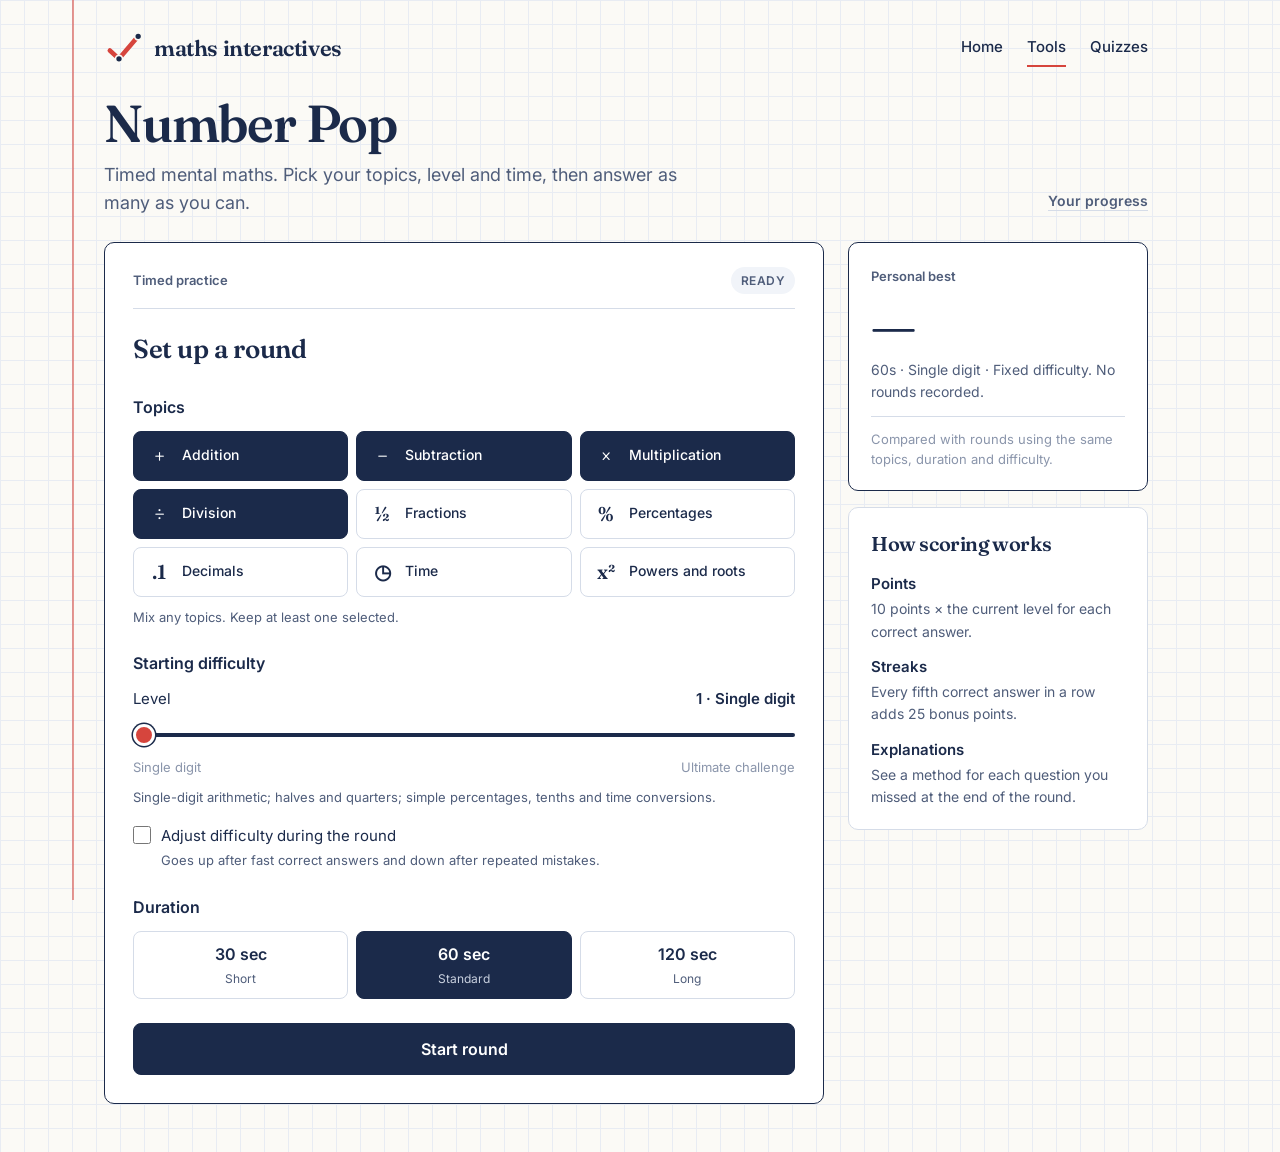
<file: interactives/number-pop.html>
<!doctype html>
<html lang="en">
<head>
  <meta charset="utf-8">
  <meta name="viewport" content="width=device-width, initial-scale=1">
  <meta name="theme-color" content="#FBFAF6">
  <meta name="description" content="Timed mental arithmetic practice with adaptive difficulty, scores, streaks and explanations.">
  <title>Number Pop · Maths Interactives</title>
  <link rel="icon" href="../assets/favicon.svg" type="image/svg+xml">
  <link rel="stylesheet" href="../assets/brand.css">
  <style>
    .title-row{display:flex;justify-content:space-between;align-items:flex-end;gap:16px;flex-wrap:wrap;margin-bottom:24px}
    .title-row .page-lede{margin:0}
    .quiet{border:0;background:none;padding:6px 0;font-size:14px;font-weight:600;color:var(--ink-soft);cursor:pointer;text-decoration:underline;text-decoration-color:var(--rule);text-underline-offset:4px}
    .quiet:hover{color:var(--red);text-decoration-color:var(--red)}
    .workspace{display:grid;grid-template-columns:minmax(0,1fr) 300px;gap:24px;align-items:start}
    .play-panel{padding:24px 28px 28px;min-height:480px}
    .panel-top{display:flex;align-items:center;justify-content:space-between;gap:12px;padding-bottom:14px;border-bottom:1px solid var(--rule)}
    .badge{font-size:12px;font-weight:600;letter-spacing:.4px;color:var(--ink-soft);background:var(--wash);border-radius:99px;padding:4px 10px}
    h2{font-family:var(--serif);font-weight:600;font-size:26px;letter-spacing:-.4px;margin:20px 0 4px}
    .muted{font-size:15px;color:var(--ink-soft);margin:0}
    fieldset{border:0;padding:0;margin:24px 0 0}
    legend{padding:0;margin-bottom:10px;font-weight:600}
    .operations{display:grid;grid-template-columns:repeat(3,minmax(0,1fr));gap:8px}
    .op{display:flex;align-items:center;gap:10px;min-height:48px;padding:8px 12px;border:1.5px solid var(--rule);border-radius:8px;background:var(--card);font-size:14px;font-weight:500;text-align:left;cursor:pointer}
    .op b{min-width:26px;font-family:var(--serif);font-size:20px;font-weight:600;text-align:center}
    .op:hover{border-color:var(--ink)}
    .op.active{border-color:var(--ink);background:var(--ink);color:#fff}
    .topic-notice,.difficulty-detail{font-size:13px;color:var(--ink-soft);margin:10px 0 0}
    .difficulty-title{display:flex;justify-content:space-between;gap:10px;font-size:15px;align-items:center}
    .difficulty-title output{font-weight:600}
    .difficulty-field input[type=range]{margin:10px 0 4px}
    .range-ends{display:flex;justify-content:space-between;gap:12px;font-size:13px;color:var(--ink-faint)}
    .adaptive-option{display:flex;align-items:flex-start;gap:10px;font-size:15px;margin-top:16px;cursor:pointer}
    .adaptive-option input{width:18px;height:18px;margin:2px 0 0;flex-shrink:0}
    .adaptive-option small{display:block;font-size:13px;color:var(--ink-soft);margin-top:2px}
    .durations{display:flex;gap:8px}
    .durations button{flex:1;padding:10px 6px;border:1.5px solid var(--rule);border-radius:8px;background:var(--card);font-size:16px;font-weight:600;cursor:pointer}
    .durations button:hover{border-color:var(--ink)}
    .durations span{display:block;font-size:12px;font-weight:400;color:var(--ink-soft);margin-top:2px}
    .durations .active{border-color:var(--ink);background:var(--ink);color:#fff}
    .durations .active span{color:#C9D1DF}
    .start{width:100%;margin-top:24px;min-height:52px;font-size:16px}
    .game-metrics{display:flex;justify-content:space-between;gap:12px;margin:20px 0 12px}
    .game-metrics span{display:block;font-size:13px;color:var(--ink-soft)}
    .game-metrics strong{font-family:var(--serif);font-size:32px;font-weight:600;display:block;line-height:1.1;font-variant-numeric:tabular-nums}
    .time-track{height:6px;background:var(--wash);border-radius:3px;overflow:hidden}
    .time-track div{height:100%;background:var(--ink);width:100%;transition:width .1s}
    .question-meta{display:flex;justify-content:space-between;align-items:center;gap:12px;margin-top:14px}
    .question-meta>span{font-size:13px;font-weight:600;color:var(--ink-soft);line-height:1.5}
    .equation{text-align:center;font-family:var(--serif);font-size:52px;font-weight:600;letter-spacing:-1px;line-height:1.25;margin:28px 0;overflow-wrap:anywhere}
    .equation.word-question{font-size:28px;letter-spacing:-.3px}
    #answerForm{display:flex;gap:10px;max-width:400px;margin:auto}
    #answer{flex:1;min-width:0;border:1.5px solid var(--ink);background:var(--card);border-radius:8px;text-align:center;font-size:30px;padding:6px;outline:none}
    #answer:focus{box-shadow:0 0 0 3px var(--red-wash);border-color:var(--red)}
    #answerForm .btn{min-width:110px}
    .answer-hint{font-size:13px;color:var(--ink-soft);max-width:430px;margin:10px auto 0;text-align:center}
    .answer-tools{display:flex;justify-content:space-between;align-items:center;max-width:400px;margin:6px auto;color:var(--ink-faint);font-size:13px}
    .feedback{font-size:15px;background:var(--wash);border-radius:8px;padding:12px 14px 12px 14px;margin-top:14px;min-height:56px}
    .feedback.good{background:var(--green-wash);color:var(--green);padding-left:44px;position:relative}
    .feedback.good::before{content:"";position:absolute;left:14px;top:14px;width:20px;height:20px;background:url("../assets/logo-mark.svg") center/contain no-repeat}
    .feedback.miss{background:var(--red-wash);color:var(--red-dark)}
    #results{text-align:center}
    .result-mark{width:64px;height:64px;margin:20px auto 0;display:block}
    #results h2{margin-top:8px}
    .result-stats{display:flex;justify-content:space-around;gap:12px;margin:24px 0}
    .result-stats b{display:block;font-family:var(--serif);font-size:32px;font-weight:600}
    .result-stats span{font-size:12px;letter-spacing:.4px;color:var(--ink-soft)}
    .change{margin:12px 0}
    #review{text-align:left}
    #review h3{font-size:17px;margin:20px 0 8px}
    .review-item{padding:12px 14px;background:var(--wash);border-radius:8px;margin:8px 0;font-size:15px}
    .review-item p{color:var(--ink-soft);margin:4px 0 0;font-size:14px}
    .side{display:flex;flex-direction:column;gap:16px}
    .best-card{padding:20px 22px}
    .best-number{font-family:var(--serif);font-size:56px;font-weight:600;letter-spacing:-1.5px;line-height:1;margin:8px 0 6px}
    .best-card p{font-size:14px;color:var(--ink-soft);margin:0;overflow-wrap:anywhere}
    .best-card small{display:block;margin-top:12px;padding-top:12px;border-top:1px solid var(--rule);font-size:13px;color:var(--ink-faint)}
    .how-card{padding:20px 22px}
    .how-card h2{font-size:20px;margin:0 0 8px}
    .how-card dl{margin:0}
    .how-card dt{font-weight:600;font-size:15px;margin-top:12px}
    .how-card dd{margin:2px 0 0;font-size:14px;color:var(--ink-soft)}
    .history{padding:22px 24px;margin-top:24px}
    .history-heading{display:flex;justify-content:space-between;align-items:center}
    .history h2{margin:0 0 6px}
    .history-row{display:flex;flex-wrap:wrap;gap:4px 12px;justify-content:space-between;border-top:1px solid var(--rule);padding:12px 0;font-size:14px}
    .history-row:first-child{margin-top:16px}
    .history-row span{color:var(--ink-soft)}
    [hidden]{display:none!important}
    @media (max-width:860px){.workspace{grid-template-columns:minmax(0,1fr)}.side{display:grid;grid-template-columns:repeat(2,minmax(0,1fr));align-items:start}}
    @media (max-width:600px){
      .play-panel{padding:18px}
      .operations{grid-template-columns:repeat(2,minmax(0,1fr))}
      .op{font-size:13px;padding:8px 10px;gap:8px}
      .side{grid-template-columns:minmax(0,1fr)}
      .equation{font-size:38px}.equation.word-question{font-size:23px}
      .game-metrics strong{font-size:26px}
    }
  </style>
</head>
<body>
<a class="skip" href="#main">Skip to content</a>
<div class="page">
  <header class="site-header">
    <a class="brand" href="../"><img src="../assets/logo-mark.svg" alt=""><span>maths interactives</span></a>
    <nav class="site-nav" aria-label="Main"><a href="../">Home</a><a href="./" aria-current="page">Tools</a><a href="../diagnostic-quizzes/">Quizzes</a></nav>
  </header>
  <main id="main">
    <h1 class="page-title">Number Pop</h1>
    <div class="title-row">
      <p class="page-lede">Timed mental maths. Pick your topics, level and time, then answer as many as you can.</p>
      <button class="quiet" id="historyBtn">Your progress</button>
    </div>

    <div class="workspace">
      <section class="card play-panel" aria-labelledby="playTitle">
        <div class="panel-top"><span class="label" id="playTitle">Timed practice</span><span class="badge" id="stateBadge">READY</span></div>

        <div id="setup">
          <h2>Set up a round</h2>
          <fieldset>
            <legend>Topics</legend>
            <div class="operations">
              <button class="op active" data-op="add" aria-pressed="true"><b>+</b>Addition</button>
              <button class="op active" data-op="sub" aria-pressed="true"><b>−</b>Subtraction</button>
              <button class="op active" data-op="mul" aria-pressed="true"><b>×</b>Multiplication</button>
              <button class="op active" data-op="div" aria-pressed="true"><b>÷</b>Division</button>
              <button class="op" data-op="fractions" aria-pressed="false"><b aria-hidden="true">½</b>Fractions</button>
              <button class="op" data-op="percent" aria-pressed="false"><b aria-hidden="true">%</b>Percentages</button>
              <button class="op" data-op="decimals" aria-pressed="false"><b aria-hidden="true">.1</b>Decimals</button>
              <button class="op" data-op="time" aria-pressed="false"><b aria-hidden="true">◷</b>Time</button>
              <button class="op" data-op="powers" aria-pressed="false"><b aria-hidden="true">x²</b>Powers and roots</button>
            </div>
            <p class="topic-notice" id="topicNotice" role="status">Mix any topics. Keep at least one selected.</p>
          </fieldset>
          <fieldset class="difficulty-field">
            <legend>Starting difficulty</legend>
            <div class="difficulty-title"><label for="difficulty">Level</label><output id="difficultyValue" for="difficulty">1 · Single digit</output></div>
            <input id="difficulty" type="range" min="1" max="6" value="1" step="1" aria-describedby="difficultyDetail">
            <div class="range-ends"><span>Single digit</span><span>Ultimate challenge</span></div>
            <p id="difficultyDetail" class="difficulty-detail"></p>
            <label class="adaptive-option"><input id="adaptive" type="checkbox"><span>Adjust difficulty during the round<small>Goes up after fast correct answers and down after repeated mistakes.</small></span></label>
          </fieldset>
          <fieldset>
            <legend>Duration</legend>
            <div class="durations">
              <button data-time="30" aria-pressed="false">30 sec <span>Short</span></button>
              <button class="active" data-time="60" aria-pressed="true">60 sec <span>Standard</span></button>
              <button data-time="120" aria-pressed="false">120 sec <span>Long</span></button>
            </div>
          </fieldset>
          <button class="btn start" id="startBtn">Start round</button>
        </div>

        <div id="game" hidden>
          <div class="game-metrics">
            <div><span>Time left</span><strong id="timer">60s</strong></div>
            <div><span>Score</span><strong id="score">0</strong></div>
            <div><span>Streak</span><strong id="streak">0</strong></div>
          </div>
          <div class="time-track"><div id="timeBar"></div></div>
          <div class="question-meta"><span id="level">LEVEL 1</span><button id="endBtn" class="quiet">End round</button></div>
          <div id="equation" class="equation" aria-live="polite"></div>
          <form id="answerForm">
            <label class="sr-only" for="answer">Your answer</label>
            <input id="answer" type="text" inputmode="decimal" autocomplete="off" placeholder="?" aria-describedby="answerHint" required>
            <button class="btn" type="submit">Check</button>
          </form>
          <p id="answerHint" class="answer-hint">Enter a number, decimal or fraction.</p>
          <div class="answer-tools"><span>Press Enter to check</span><button class="quiet" id="skipBtn">Skip</button></div>
          <div id="feedback" role="status" class="feedback">Type your answer and press Enter.</div>
        </div>

        <div id="results" hidden>
          <img class="result-mark" src="../assets/logo-mark.svg" alt="">
          <h2 id="resultTitle">Round complete</h2>
          <p id="resultSub" class="muted"></p>
          <div id="resultStats" class="result-stats"></div>
          <button id="againBtn" class="btn start">Start another round</button>
          <button class="quiet change" id="changeBtn">Change round settings</button>
          <div id="review"></div>
        </div>
      </section>

      <aside class="side">
        <section class="card best-card">
          <span class="label">Personal best</span>
          <div class="best-number" id="bestScore">—</div>
          <p id="bestCaption">No rounds recorded for these settings.</p>
          <small>Compared with rounds using the same topics, duration and difficulty.</small>
        </section>
        <section class="panel how-card">
          <h2>How scoring works</h2>
          <dl>
            <dt>Points</dt><dd>10 points × the current level for each correct answer.</dd>
            <dt>Streaks</dt><dd>Every fifth correct answer in a row adds 25 bonus points.</dd>
            <dt>Explanations</dt><dd>See a method for each question you missed at the end of the round.</dd>
          </dl>
        </section>
      </aside>
    </div>

    <section class="card history" id="history" hidden>
      <div class="history-heading"><h2>Recent rounds</h2><button class="quiet" id="closeHistory">Close</button></div>
      <p class="muted">Saved in this browser. Best scores are tracked separately for each mix of topics, duration, starting level and adaptive setting.</p>
      <div id="historyList"></div>
      <p id="storageNotice" class="muted"></p>
    </section>
  </main>
</div>
<script type="module" src="number-pop-app.mjs"></script>
</body>
</html>
</file>
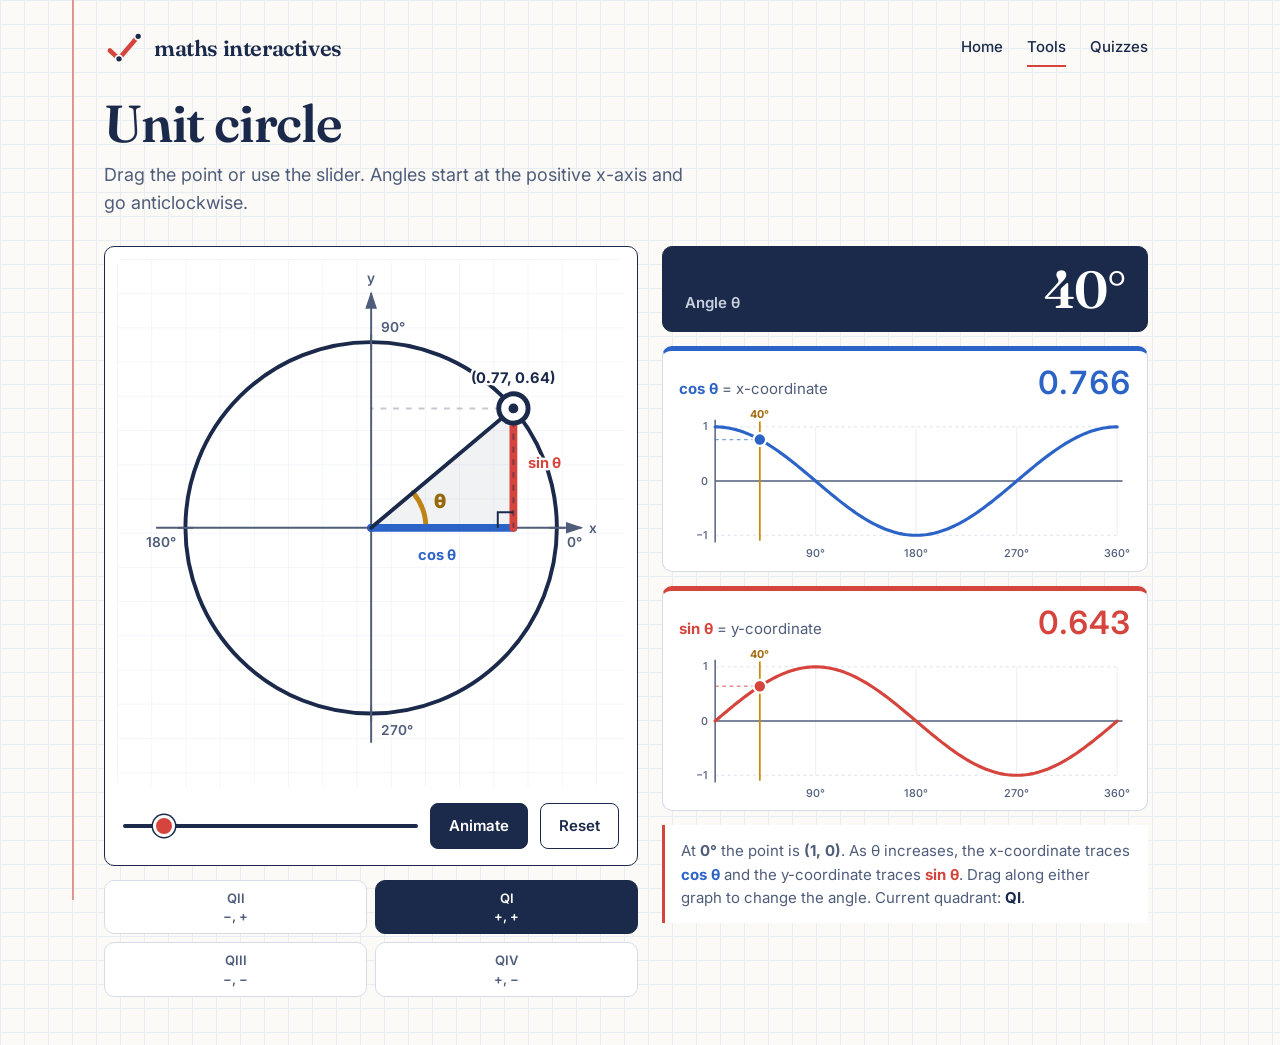
<file: interactives/unit_circle_interactive_v2.html>
<!doctype html>
<html lang="en">
<head>
  <meta charset="utf-8">
  <meta name="viewport" content="width=device-width, initial-scale=1">
  <meta name="theme-color" content="#FBFAF6">
  <title>Unit circle · Maths Interactives</title>
  <link rel="icon" href="../assets/favicon.svg" type="image/svg+xml">
  <link rel="stylesheet" href="../assets/brand.css">
  <style>
    :root{--cos:var(--blue);--sin:var(--red);--angle:var(--gold);--muted:var(--ink-soft)}
    .app{display:grid;grid-template-columns:minmax(0,1.1fr) minmax(0,1fr);gap:24px;align-items:start}
    .col{display:flex;flex-direction:column;gap:14px;min-width:0}
    .visual-card{padding:12px;display:flex;flex-direction:column;gap:12px}
    .canvas-wrap{width:100%;aspect-ratio:520/540;background:#fff;border-radius:6px;overflow:hidden}
    svg{width:100%;display:block;touch-action:none;user-select:none;-webkit-user-select:none}
    .canvas-wrap svg{height:100%}
    .controls{display:grid;grid-template-columns:1fr auto auto;gap:12px;align-items:center;padding:4px 6px}
    .angle-box{background:var(--ink);color:#fff;border-color:var(--ink);padding:16px 22px;display:flex;align-items:baseline;justify-content:space-between;gap:12px}
    .angle-box .label{color:#C9D1DF;font-size:15px}
    .angle-value{font-family:var(--serif);font-weight:600;font-size:52px;line-height:1;letter-spacing:-1.5px;font-variant-numeric:tabular-nums}
    .trig-card{padding:14px 16px 10px;border-top:5px solid var(--c)}
    .trig-card.cos{--c:var(--cos)}.trig-card.sin{--c:var(--sin)}
    .trig-head{display:flex;justify-content:space-between;align-items:baseline;gap:12px;margin-bottom:6px}
    .formula{color:var(--ink-soft);font-size:15px}
    .formula strong{color:var(--c);font-weight:700}
    .number{font-size:32px;font-weight:600;font-variant-numeric:tabular-nums;line-height:1.1;color:var(--c)}
    .graph{cursor:ew-resize}
    /* Laid out like the axes: QII QI on top, QIII QIV below */
    .mini-grid{display:grid;grid-template-columns:repeat(2,1fr);gap:8px}
    .mini{padding:8px 4px;text-align:center;font-size:13px;font-weight:600;color:var(--ink-soft);line-height:1.4}
    .mini.active{background:var(--ink);border-color:var(--ink);color:#fff}
    .teaching-note{font-size:15px;color:var(--ink-soft);line-height:1.55;padding:14px 16px;border-left:3px solid var(--red);background:var(--card);margin:0}
    .quadrant{font-weight:700;color:var(--ink)}
    .label-text{font-weight:700;font-size:15px;font-family:var(--sans);paint-order:stroke;stroke:#fff;stroke-width:5px;stroke-linecap:round;stroke-linejoin:round}
    .axis-label{fill:var(--ink-soft);font-size:14px;font-weight:600;font-family:var(--sans)}
    .hint{font-size:12px;fill:var(--ink-soft);font-weight:500;font-family:var(--sans)}
    .marker-label{font-size:12px;font-weight:700;font-family:var(--sans);fill:#A06C08}
    /* One column: circle, angle, cos, sin, then the quadrant signs and note */
    @media (max-width:860px){.app{display:flex;flex-direction:column;gap:14px}.col{display:contents}.mini-grid{order:1}.teaching-note{order:2}}
    @media (max-width:480px){.controls{grid-template-columns:1fr 1fr}.controls input{grid-column:1/-1}.angle-value{font-size:44px}.number{font-size:28px}}
  </style>
</head>
<body>
<a class="skip" href="#main">Skip to content</a>
<div class="page">
  <header class="site-header">
    <a class="brand" href="../"><img src="../assets/logo-mark.svg" alt=""><span>maths interactives</span></a>
    <nav class="site-nav" aria-label="Main"><a href="../">Home</a><a href="./" aria-current="page">Tools</a><a href="../diagnostic-quizzes/">Quizzes</a></nav>
  </header>
  <main id="main">
    <h1 class="page-title">Unit circle</h1>
    <p class="page-lede">Drag the point or use the slider. Angles start at the positive x-axis and go anticlockwise.</p>
    <div class="app">
      <div class="col">
        <section class="card visual-card">
          <div class="canvas-wrap">
            <svg id="svg" viewBox="0 0 520 540" aria-label="Interactive unit circle">
              <defs>
                <marker id="arrow" markerWidth="10" markerHeight="10" refX="8" refY="3" orient="auto" markerUnits="strokeWidth">
                  <path d="M0,0 L0,6 L9,3 z" fill="#4F5D7A"></path>
                </marker>
                <pattern id="smallGrid" width="35" height="35" patternUnits="userSpaceOnUse">
                  <path d="M 35 0 L 0 0 0 35" fill="none" stroke="#E8ECF3" stroke-width="1"/>
                </pattern>
              </defs>
              <rect width="520" height="540" fill="url(#smallGrid)"></rect>
              <g id="diagram"></g>
            </svg>
          </div>
          <div class="controls">
            <input id="slider" type="range" min="0" max="360" step="1" value="40" aria-label="Angle in degrees">
            <button id="animate" class="btn">Animate</button>
            <button id="reset" class="btn btn-secondary">Reset</button>
          </div>
        </section>
        <div class="mini-grid" aria-label="Quadrant signs (cos, sin)">
          <div class="panel mini" id="q2">QII<br>−, +</div>
          <div class="panel mini" id="q1">QI<br>+, +</div>
          <div class="panel mini" id="q3">QIII<br>−, −</div>
          <div class="panel mini" id="q4">QIV<br>+, −</div>
        </div>
      </div>
      <div class="col">
        <div class="card angle-box"><div class="label">Angle θ</div><div class="angle-value"><span id="angleText">40</span>°</div></div>
        <section class="panel trig-card cos">
          <div class="trig-head"><div class="formula"><strong>cos θ</strong> = x-coordinate</div><div class="number" id="cosText">0.766</div></div>
          <svg class="graph" id="cosGraph" viewBox="0 0 360 170" aria-label="Graph of y = cos θ from 0° to 360°"></svg>
        </section>
        <section class="panel trig-card sin">
          <div class="trig-head"><div class="formula"><strong>sin θ</strong> = y-coordinate</div><div class="number" id="sinText">0.643</div></div>
          <svg class="graph" id="sinGraph" viewBox="0 0 360 170" aria-label="Graph of y = sin θ from 0° to 360°"></svg>
        </section>
        <p class="teaching-note">At <strong>0°</strong> the point is <strong>(1, 0)</strong>. As θ increases, the x-coordinate traces <span style="color:var(--cos);font-weight:700">cos θ</span> and the y-coordinate traces <span style="color:var(--sin);font-weight:700">sin θ</span>. Drag along either graph to change the angle. Current quadrant: <span class="quadrant" id="quadrantText">QI</span>.</p>
      </div>
    </div>
  </main>
</div>
<script>
    const svg = document.getElementById('svg');
    const diagram = document.getElementById('diagram');
    const slider = document.getElementById('slider');
    const reset = document.getElementById('reset');
    const animateBtn = document.getElementById('animate');
    const angleText = document.getElementById('angleText');
    const cosText = document.getElementById('cosText');
    const sinText = document.getElementById('sinText');
    const quadrantText = document.getElementById('quadrantText');
    const qs = [q1, q2, q3, q4];

    const cosGraph = document.getElementById('cosGraph');
    const sinGraph = document.getElementById('sinGraph');

    const cx = 260;
    const cy = 275;
    const r = 190;
    // Each graph is 170 units tall. Its width follows the space available (wider = shorter graph).
    const gx0 = 40, gy = 82, amp = 60;
    let gx1 = 345;
    let angle = 40;
    let dragging = false;
    let animating = false;
    let raf = null;

    function el(name, attrs = {}, parent = diagram) {
      const node = document.createElementNS('http://www.w3.org/2000/svg', name);
      for (const [k, v] of Object.entries(attrs)) node.setAttribute(k, v);
      parent.appendChild(node);
      return node;
    }

    function arcPath(cx, cy, radius, startDeg, endDeg) {
      const start = pointOnCircle(startDeg, radius);
      const end = pointOnCircle(endDeg, radius);
      const largeArcFlag = Math.abs(endDeg - startDeg) > 180 ? '1' : '0';
      return `M ${start.x} ${start.y} A ${radius} ${radius} 0 ${largeArcFlag} 0 ${end.x} ${end.y}`;
    }

    function pointOnCircle(deg, radius = r) {
      const rad = deg * Math.PI / 180;
      return { x: cx + radius * Math.cos(rad), y: cy - radius * Math.sin(rad) };
    }

    function screenPoint(evt) {
      const pt = svg.createSVGPoint();
      const e = evt.touches ? evt.touches[0] : evt;
      pt.x = e.clientX;
      pt.y = e.clientY;
      return pt.matrixTransform(svg.getScreenCTM().inverse());
    }

    function angleFromPointer(evt) {
      const p = screenPoint(evt);
      const dx = p.x - cx;
      const dy = cy - p.y;
      let deg = Math.atan2(dy, dx) * 180 / Math.PI;
      if (deg < 0) deg += 360;
      return Math.round(deg);
    }

    function quadrant(deg) {
      const d = ((deg % 360) + 360) % 360;
      if (d === 0 || d === 90 || d === 180 || d === 270) return 'Axis';
      if (d > 0 && d < 90) return 'QI';
      if (d > 90 && d < 180) return 'QII';
      if (d > 180 && d < 270) return 'QIII';
      return 'QIV';
    }

    function graphPoint(deg, value) {
      return { x: gx0 + (gx1 - gx0) * (deg / 360), y: gy - value * amp };
    }

    function graphPath(fn) {
      let d = '';
      for (let deg = 0; deg <= 360; deg += 2) {
        const p = graphPoint(deg, fn(deg * Math.PI / 180));
        d += deg === 0 ? `M ${p.x} ${p.y}` : ` L ${p.x} ${p.y}`;
      }
      return d;
    }

    function update() {
      const rad = angle * Math.PI / 180;
      const cos = Math.cos(rad);
      const sin = Math.sin(rad);
      const x = cx + r * cos;
      const y = cy - r * sin;
      const footX = x;
      const footY = cy;
      const q = quadrant(angle);

      diagram.innerHTML = '';

      // Circle axes
      el('line', { x1: 40, y1: cy, x2: cx + 215, y2: cy, stroke: '#4F5D7A', 'stroke-width': 2, 'marker-end': 'url(#arrow)' });
      el('line', { x1: cx, y1: cy + 220, x2: cx, y2: cy - 240, stroke: '#4F5D7A', 'stroke-width': 2, 'marker-end': 'url(#arrow)' });
      el('text', { x: cx + 223, y: cy + 5, class: 'axis-label' }).textContent = 'x';
      el('text', { x: cx - 4, y: cy - 250, class: 'axis-label' }).textContent = 'y';

      // Unit circle
      el('circle', { cx, cy, r, fill: 'none', stroke: '#1B2A4A', 'stroke-width': 4 });
      el('circle', { cx, cy, r: 4, fill: '#1B2A4A' });

      // Marks and labels
      // Each label sits just outside the circle, nudged off its axis line
      const marks = [[0,'0°',10,20,'start'],[90,'90°',10,-10,'start'],[180,'180°',-10,20,'end'],[270,'270°',10,22,'start']];
      for (const [d, label, dx, dy, anchor] of marks) {
        const p1 = pointOnCircle(d, r - 8);
        const p2 = pointOnCircle(d, r + 8);
        const t = pointOnCircle(d, r);
        el('line', { x1:p1.x, y1:p1.y, x2:p2.x, y2:p2.y, stroke:'#4F5D7A', 'stroke-width':2 });
        el('text', { x:t.x + dx, y:t.y + dy, class:'axis-label', 'text-anchor': anchor }).textContent = label;
      }

      // Angle arc: starts at +x axis and sweeps anticlockwise
      if (angle > 0) {
        el('path', { d: arcPath(cx, cy, 56, 0, Math.min(angle, 359.9)), fill: 'none', stroke: 'var(--angle)', 'stroke-width': 5, 'stroke-linecap': 'round' });
      }
      el('text', { x: cx + 64, y: cy - 20, fill: '#A06C08', 'font-weight': 900, 'font-size': 20 }).textContent = 'θ';

      // Triangle
      el('polygon', { points: `${cx},${cy} ${footX},${footY} ${x},${y}`, fill: 'rgba(27, 42, 74, 0.06)' });
      el('line', { x1: cx, y1: cy, x2: footX, y2: footY, stroke: 'var(--cos)', 'stroke-width': 8, 'stroke-linecap': 'round' });
      el('line', { x1: footX, y1: footY, x2: x, y2: y, stroke: 'var(--sin)', 'stroke-width': 8, 'stroke-linecap': 'round' });
      el('line', { x1: cx, y1: cy, x2: x, y2: y, stroke: 'var(--ink)', 'stroke-width': 4, 'stroke-linecap': 'round' });
      el('line', { x1: x, y1: y, x2: x, y2: cy, stroke: '#1B2A4A', 'stroke-width': 2, 'stroke-dasharray': '6 7', opacity: 0.45 });
      el('line', { x1: x, y1: y, x2: cx, y2: y, stroke: '#1B2A4A', 'stroke-width': 2, 'stroke-dasharray': '6 7', opacity: 0.25 });

      // Right angle marker
      const s = 16;
      const xDir = Math.sign(footX - cx) || 1;
      const yDir = Math.sign(y - cy) || -1;
      el('path', { d: `M ${footX - s*xDir},${footY} L ${footX - s*xDir},${footY + s*yDir} L ${footX},${footY + s*yDir}`, fill: 'none', stroke: '#1B2A4A', 'stroke-width': 2 });

      // Labels and point
      el('text', { x: (cx + footX) / 2 - 25, y: cy + (sin >= 0 ? 33 : -18), fill: 'var(--cos)', class: 'label-text' }).textContent = 'cos θ';
      el('text', { x: footX + (cos >= 0 ? 15 : -66), y: (footY + y) / 2, fill: 'var(--sin)', class: 'label-text' }).textContent = 'sin θ';
      // Coordinate label beside the point; if that would run off the edge, put it above or below instead
      const coordText = `(${cos.toFixed(2)}, ${sin.toFixed(2)})`.replace(/-/g, '−');
      const labelW = 120;
      const besideX = cos >= 0 ? x + 16 : x - 16 - labelW;
      const fits = besideX >= 6 && besideX + labelW <= 514;
      el('text', fits
        ? { x: besideX, y: y - 16, fill: '#1B2A4A', class: 'label-text' }
        : { x, y: sin >= 0 ? y - 26 : y + 38, fill: '#1B2A4A', class: 'label-text', 'text-anchor': 'middle' }
      ).textContent = coordText;
      el('circle', { cx: x, cy: y, r: 15, fill: '#FFFFFF', stroke: '#1B2A4A', 'stroke-width': 5, style: 'cursor: grab' });
      el('circle', { cx: x, cy: y, r: 5, fill: '#1B2A4A', style: 'pointer-events:none' });

      drawGraph(cosGraph, Math.cos, cos, 'var(--cos)', 'cos θ');
      drawGraph(sinGraph, Math.sin, sin, 'var(--sin)', 'sin θ');

      angleText.textContent = angle;
      cosText.textContent = cos.toFixed(3).replace('-0.000', '0.000');
      sinText.textContent = sin.toFixed(3).replace('-0.000', '0.000');
      quadrantText.textContent = q;

      qs.forEach(item => item.classList.remove('active'));
      if (q === 'QI') q1.classList.add('active');
      if (q === 'QII') q2.classList.add('active');
      if (q === 'QIII') q3.classList.add('active');
      if (q === 'QIV') q4.classList.add('active');
    }

    function drawGraph(g, fn, value, colour, name) {
      g.innerHTML = '';
      const w = g.clientWidth > 440 ? 500 : 360;
      g.setAttribute('viewBox', `0 0 ${w} 170`);
      gx1 = w - 15;
      const add = (n, attrs) => el(n, attrs, g);
      for (const d of [90, 180, 270, 360]) {
        const x = graphPoint(d, 0).x;
        add('line', { x1: x, y1: gy - amp, x2: x, y2: gy + amp, stroke: '#E8ECF3', 'stroke-width': 1 });
      }
      for (const v of [1, -1]) {
        const y = gy - v * amp;
        add('line', { x1: gx0, y1: y, x2: gx1, y2: y, stroke: '#D5DCE8', 'stroke-width': 1, 'stroke-dasharray': '3 4' });
        add('text', { x: gx0 - 8, y: y + 4, class: 'hint', 'text-anchor': 'end' }).textContent = v === 1 ? '1' : '−1';
      }
      add('line', { x1: gx0, y1: gy, x2: gx1 + 6, y2: gy, stroke: '#4F5D7A', 'stroke-width': 1.6 });
      add('line', { x1: gx0, y1: gy - amp - 8, x2: gx0, y2: gy + amp + 8, stroke: '#4F5D7A', 'stroke-width': 1.6 });
      add('text', { x: gx0 - 8, y: gy + 4, class: 'hint', 'text-anchor': 'end' }).textContent = '0';
      for (const d of [90, 180, 270, 360]) {
        add('text', { x: graphPoint(d, 0).x, y: gy + amp + 24, class: 'hint', 'text-anchor': 'middle' }).textContent = `${d}°`;
      }
      add('path', { d: graphPath(fn), fill: 'none', stroke: colour, 'stroke-width': 3.5, 'stroke-linecap': 'round', 'stroke-linejoin': 'round' });

      // Current angle: vertical marker, then the point on the curve
      const p = graphPoint(angle, value);
      add('line', { x1: p.x, y1: gy - amp - 6, x2: p.x, y2: gy + amp + 6, stroke: 'var(--angle)', 'stroke-width': 2 });
      add('line', { x1: gx0, y1: p.y, x2: p.x, y2: p.y, stroke: colour, 'stroke-width': 1.5, 'stroke-dasharray': '4 4', opacity: 0.6 });
      add('circle', { cx: p.x, cy: p.y, r: 7, fill: colour, stroke: '#FFFFFF', 'stroke-width': 2.5 });
      const lx = Math.min(Math.max(p.x, gx0 + 14), gx1 - 14);
      add('text', { x: lx, y: gy - amp - 10, class: 'marker-label', 'text-anchor': 'middle' }).textContent = `${angle}°`;
    }

    function angleFromGraph(evt, g) {
      const pt = g.createSVGPoint();
      pt.x = evt.clientX; pt.y = evt.clientY;
      const p = pt.matrixTransform(g.getScreenCTM().inverse());
      return Math.min(360, Math.max(0, Math.round((p.x - gx0) / (gx1 - gx0) * 360)));
    }

    for (const g of [cosGraph, sinGraph]) {
      let draggingGraph = false;
      g.addEventListener('pointerdown', evt => {
        draggingGraph = true;
        stopAnimation();
        g.setPointerCapture(evt.pointerId);
        setAngle(angleFromGraph(evt, g));
      });
      g.addEventListener('pointermove', evt => { if (draggingGraph) setAngle(angleFromGraph(evt, g)); });
      g.addEventListener('pointerup', () => { draggingGraph = false; });
      g.addEventListener('pointercancel', () => { draggingGraph = false; });
    }

    function stopAnimation() {
      animating = false;
      animateBtn.textContent = 'Animate';
      if (raf) cancelAnimationFrame(raf);
    }

    function setAngle(deg) {
      angle = ((Math.round(deg) % 361) + 361) % 361;
      if (angle === 361) angle = 0;
      slider.value = angle;
      update();
    }

    function animateLoop() {
      if (!animating) return;
      setAngle((angle + 1) % 361);
      raf = requestAnimationFrame(() => setTimeout(animateLoop, 20));
    }

    slider.addEventListener('input', e => setAngle(Number(e.target.value)));
    reset.addEventListener('click', () => { stopAnimation(); setAngle(40); });
    animateBtn.addEventListener('click', () => {
      animating = !animating;
      animateBtn.textContent = animating ? 'Pause' : 'Animate';
      if (animating) animateLoop();
      else if (raf) cancelAnimationFrame(raf);
    });

    svg.addEventListener('pointerdown', evt => {
      dragging = true;
      stopAnimation();
      svg.setPointerCapture(evt.pointerId);
      setAngle(angleFromPointer(evt));
    });

    svg.addEventListener('pointermove', evt => {
      if (!dragging) return;
      setAngle(angleFromPointer(evt));
    });

    svg.addEventListener('pointerup', evt => {
      dragging = false;
      try { svg.releasePointerCapture(evt.pointerId); } catch(e) {}
    });

    svg.addEventListener('pointerleave', () => { dragging = false; });

    window.addEventListener('resize', update);
    update();
  </script>
</body>
</html>
</file>
<file: assets/brand.css>
/* Maths Interactives — shared "Exercise book" brand styles.
   Every page links this file, then adds its own page-specific styles. */
@import url('https://fonts.googleapis.com/css2?family=Fraunces:opsz,wght@9..144,500;9..144,600&family=Inter:wght@400;500;600;700&display=swap');

:root{
  --paper:#FBFAF6; --grid:#E8ECF3; --card:#FFFFFF;
  --ink:#1B2A4A; --ink-soft:#4F5D7A; --ink-faint:#8A95AB; --rule:#D5DCE8; --wash:#F1F4F9;
  --red:#D6453D; --red-dark:#B3352E; --red-wash:#FBEAE8;
  --blue:#2B63C6; --blue-wash:#E8EFFB;
  --gold:#C98A12; --gold-wash:#FBF1DC;
  --green:#2F7D4F; --green-wash:#E5F2EA;
  --margin:72px; --radius:10px;
  --serif:'Fraunces',Georgia,serif; --sans:'Inter',system-ui,-apple-system,sans-serif;
}
*{box-sizing:border-box}
html{-webkit-text-size-adjust:100%}
body{
  margin:0; min-height:100vh; color:var(--ink); font-family:var(--sans); font-size:16px; line-height:1.6;
  background-color:var(--paper);
  background-image:linear-gradient(var(--grid) 1px,transparent 1px),linear-gradient(90deg,var(--grid) 1px,transparent 1px);
  background-size:24px 24px;
  -webkit-font-smoothing:antialiased;
}
/* The red margin line of an exercise book */
body::before{content:"";position:fixed;top:0;bottom:0;left:var(--margin);width:2px;background:var(--red);opacity:.55;pointer-events:none;z-index:0}
a{color:inherit}
button,input,select{font:inherit;color:inherit}
:focus-visible{outline:3px solid var(--red);outline-offset:3px;border-radius:4px}
.skip{position:absolute;left:-999px;top:8px;background:var(--card);padding:8px 12px;z-index:10}.skip:focus{left:calc(var(--margin) + 16px)}
.sr-only{position:absolute;width:1px;height:1px;padding:0;margin:-1px;overflow:hidden;clip:rect(0,0,0,0);border:0}

.page{position:relative;z-index:1;max-width:1180px;padding:0 32px 48px calc(var(--margin) + 32px)}

/* Header */
.site-header{display:flex;align-items:center;justify-content:space-between;gap:16px;padding:28px 0}
.brand{display:flex;align-items:center;gap:10px;text-decoration:none}
.brand img{width:40px;height:40px;display:block}
.brand span{font-family:var(--serif);font-weight:600;font-size:22px;letter-spacing:-.4px;white-space:nowrap;line-height:1}
.site-nav{display:flex;gap:24px;font-weight:500;font-size:15px}
.site-nav a{text-decoration:none;padding:6px 0;border-bottom:2px solid transparent}
.site-nav a:hover,.site-nav a[aria-current="page"]{border-color:var(--red)}

/* Type */
.page-title{font-family:var(--serif);font-weight:600;font-size:clamp(34px,5vw,52px);line-height:1.05;letter-spacing:-1.2px;margin:0 0 10px}
.page-lede{font-size:18px;color:var(--ink-soft);margin:0 0 28px;max-width:600px}
.serif{font-family:var(--serif)}
.section-head{display:flex;align-items:baseline;justify-content:space-between;gap:16px;border-bottom:2px solid var(--ink);padding-bottom:10px;margin-bottom:20px}
.section-head h2{font-family:var(--serif);font-weight:600;font-size:28px;letter-spacing:-.5px;margin:0}
.section-head a{font-size:14px;font-weight:500;color:var(--ink-soft)}
.section-head a:hover{color:var(--red)}
.label{font-size:13px;font-weight:600;color:var(--ink-soft)}

/* Surfaces */
.card{background:var(--card);border:1.5px solid var(--ink);border-radius:var(--radius)}
.panel{background:var(--card);border:1px solid var(--rule);border-radius:var(--radius)}

/* Buttons */
.btn{display:inline-flex;align-items:center;justify-content:center;gap:8px;min-height:44px;padding:10px 18px;border-radius:8px;border:1.5px solid var(--ink);background:var(--ink);color:#fff;font-weight:600;font-size:15px;text-decoration:none;cursor:pointer;transition:transform .12s,box-shadow .12s}
.btn:hover{transform:translate(-1px,-1px);box-shadow:3px 3px 0 var(--red)}
.btn:active{transform:none;box-shadow:none}
.btn-secondary{background:var(--card);color:var(--ink)}
.btn-secondary:hover{box-shadow:3px 3px 0 var(--ink)}
.btn:disabled{opacity:.45;cursor:not-allowed;transform:none;box-shadow:none}

/* Range sliders */
input[type=range]{-webkit-appearance:none;appearance:none;width:100%;height:28px;background:transparent;cursor:pointer;margin:0}
input[type=range]::-webkit-slider-runnable-track{height:4px;background:var(--ink);border-radius:2px}
input[type=range]::-moz-range-track{height:4px;background:var(--ink);border-radius:2px}
input[type=range]::-webkit-slider-thumb{-webkit-appearance:none;width:22px;height:22px;margin-top:-9px;border-radius:50%;background:var(--red);border:3px solid var(--card);box-shadow:0 0 0 1.5px var(--ink)}
input[type=range]::-moz-range-thumb{width:16px;height:16px;border-radius:50%;background:var(--red);border:3px solid var(--card);box-shadow:0 0 0 1.5px var(--ink)}
input[type=checkbox]{accent-color:var(--ink)}

.site-footer{display:flex;align-items:center;gap:10px;padding:32px 0 8px;margin-top:40px;border-top:1px solid var(--rule);font-size:14px;color:var(--ink-soft)}
.site-footer img{width:22px;height:22px}

@media (max-width:600px){
  :root{--margin:20px}
  .page{padding:0 16px 32px calc(var(--margin) + 16px)}
  .site-header{padding:20px 0;flex-wrap:wrap;row-gap:10px}
  .brand img{width:32px;height:32px}
  .brand span{font-size:18px}
  .site-nav{gap:16px;font-size:14px}
  .page-lede{font-size:16px}
  .section-head h2{font-size:24px}
}
@media (max-width:340px){.brand span{display:none}}
@media (prefers-reduced-motion:reduce){*,*::before,*::after{transition:none!important;animation:none!important}}

/* Tool cards (homepage and tools page) */
.tools{display:grid;grid-template-columns:repeat(3,minmax(0,1fr));gap:20px}
.tool{display:flex;flex-direction:column;background:var(--card);border:1.5px solid var(--ink);border-radius:var(--radius);text-decoration:none;overflow:hidden;transition:transform .15s,box-shadow .15s}
.tool:hover{transform:translate(-2px,-2px);box-shadow:4px 4px 0 var(--ink)}
.tool svg{display:block;width:100%;height:auto;border-bottom:1.5px solid var(--ink);background:var(--paper)}
.tool div{padding:16px 18px 18px}
.tool h3{font-family:var(--serif);font-weight:600;font-size:21px;letter-spacing:-.3px;margin:0 0 4px}
.tool p{margin:0;font-size:15px;color:var(--ink-soft)}
@media (max-width:860px){.tools{grid-template-columns:1fr 1fr}}
@media (max-width:600px){.tools{grid-template-columns:1fr}.tool svg{height:120px}}
</file>
